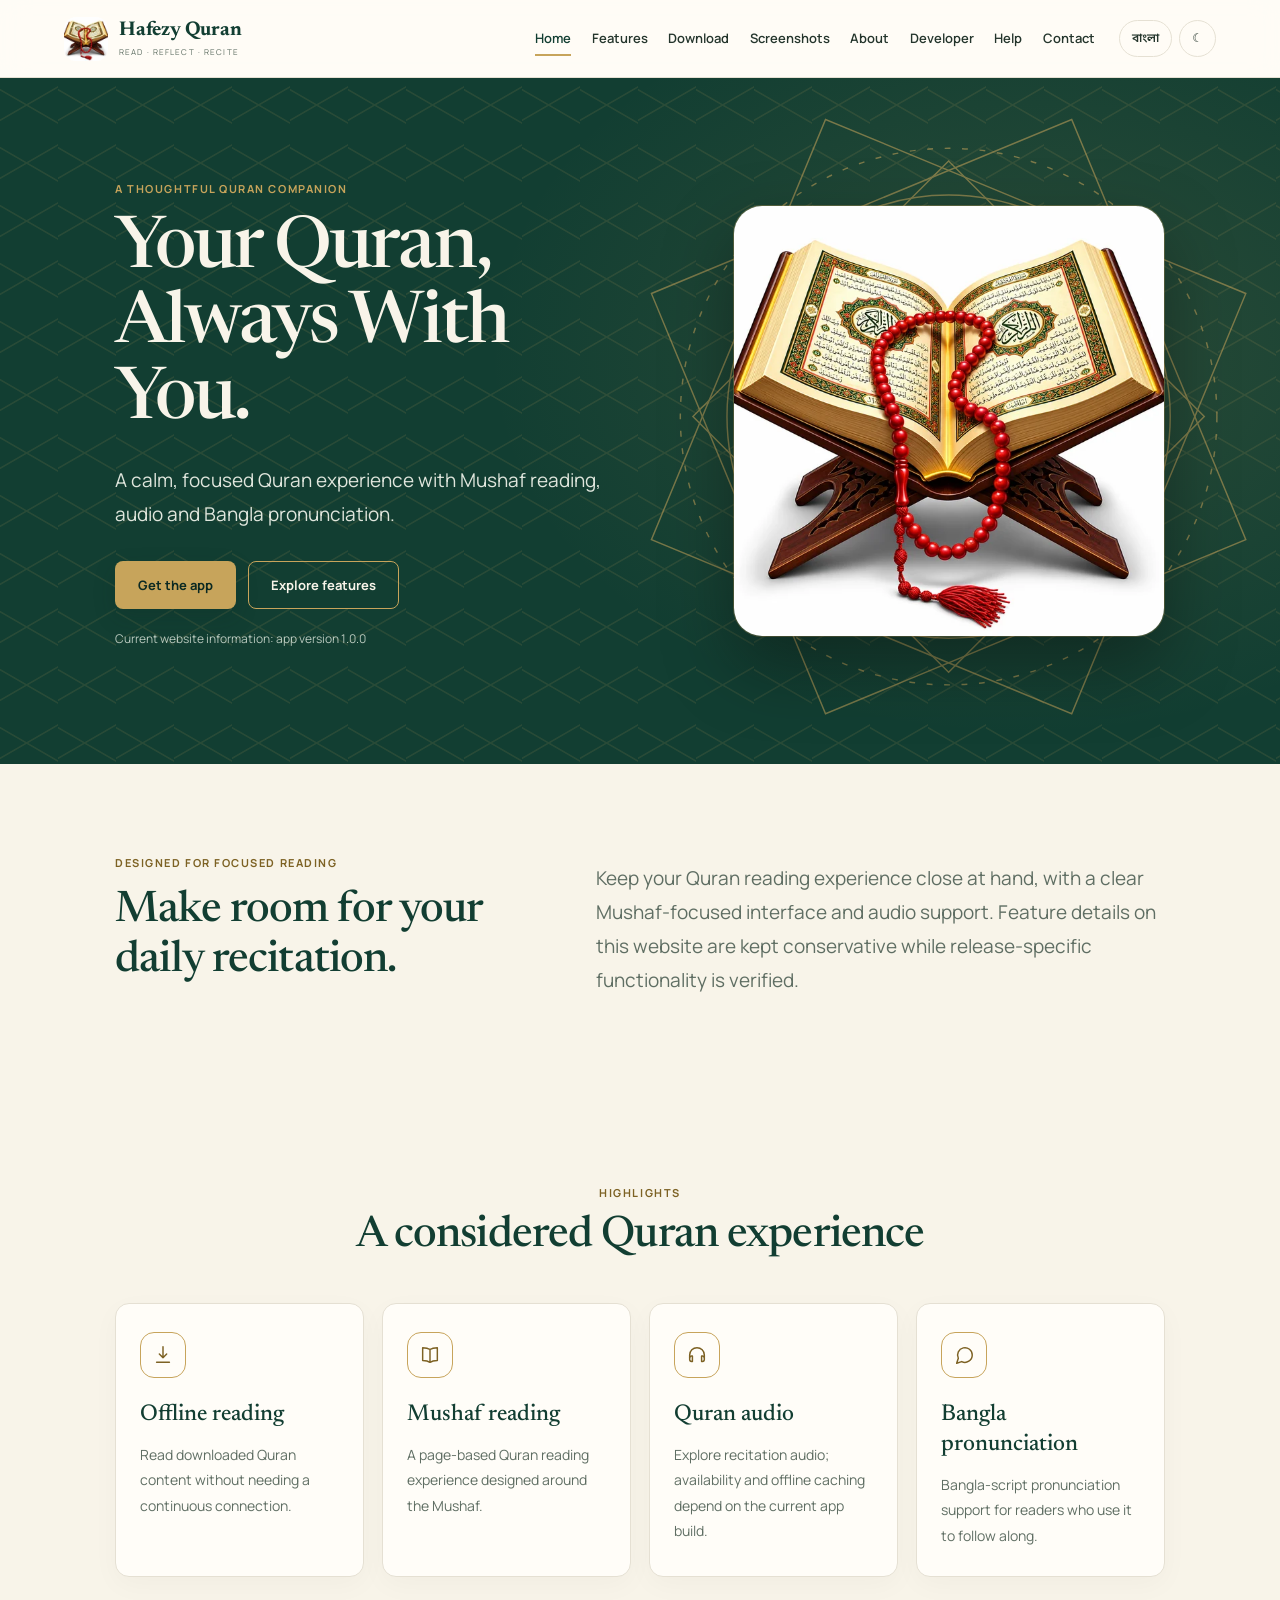
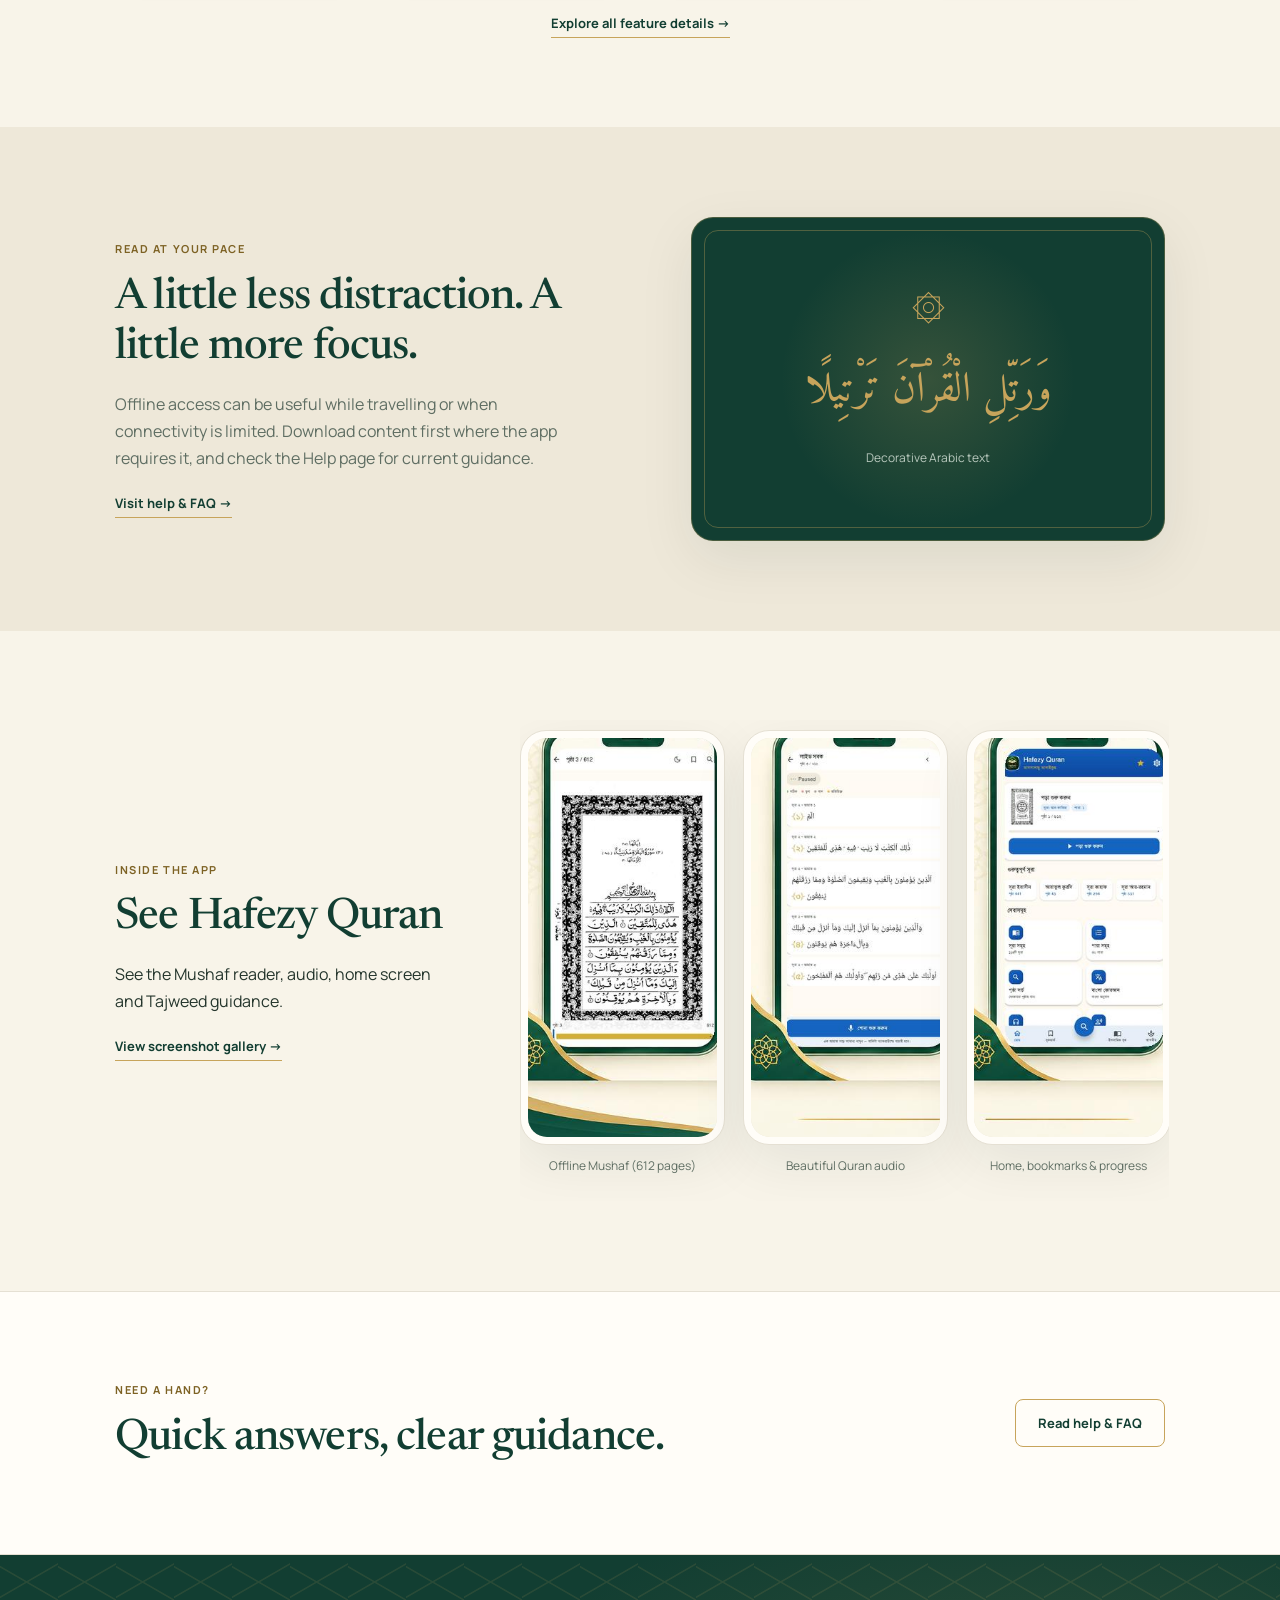
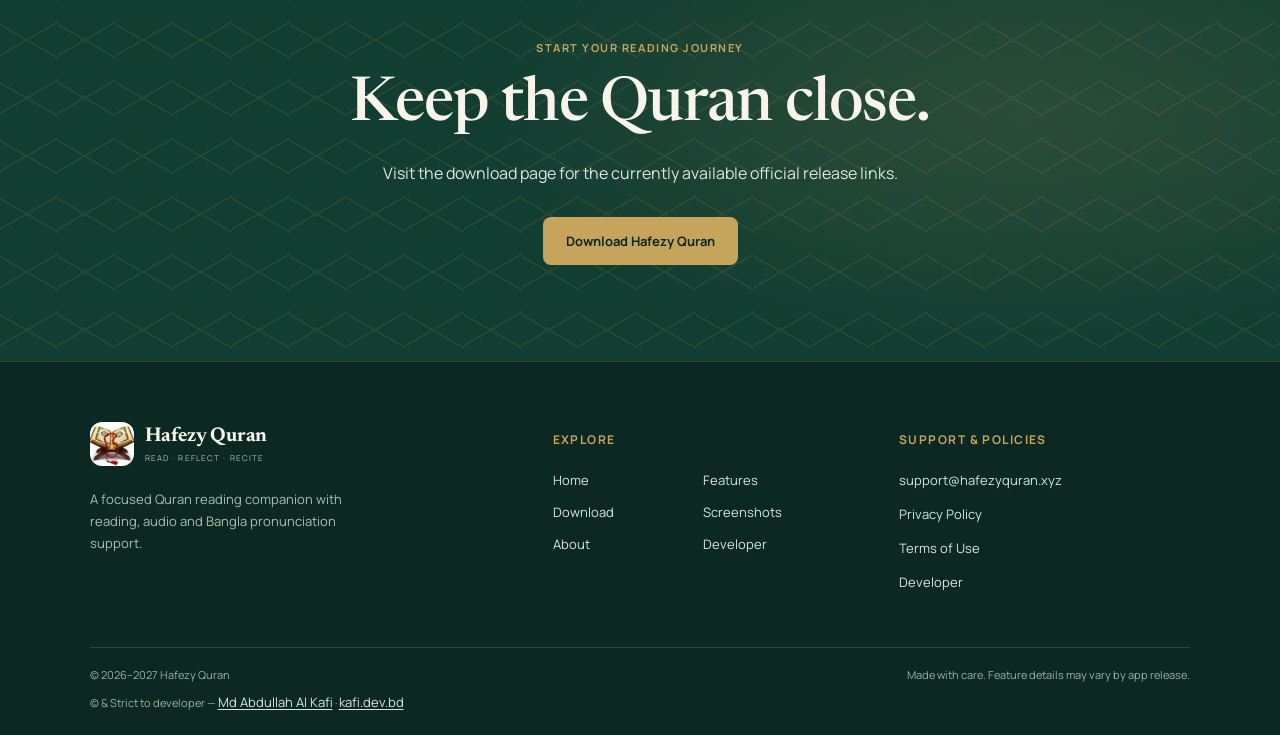
<file: index.html>
<!doctype html>
<html lang="en" data-theme="light"><head>
<meta charset="utf-8"><meta name="viewport" content="width=device-width,initial-scale=1">
<title>Hafezy Quran — Your Quran, Always With You</title>
<meta name="description" content="Discover Hafezy Quran, a Quran reading companion designed for an accessible Mushaf experience, audio and Bangla pronunciation.">
<meta property="og:image" content="https://hafezyquran.xyz/assets/screenshots/promo.png"><meta name="twitter:card" content="summary_large_image"><link rel="canonical" href="https://hafezyquran.xyz/"><meta property="og:title" content="Hafezy Quran"><meta property="og:description" content="Your Quran, Always With You."><meta property="og:type" content="website"><meta property="og:url" content="https://hafezyquran.xyz/">
<link rel="icon" href="assets/icons/favicon.svg" type="image/svg+xml"><link rel="preconnect" href="https://fonts.googleapis.com"><link rel="preconnect" href="https://fonts.gstatic.com" crossorigin><link rel="stylesheet" href="https://fonts.googleapis.com/css2?family=Amiri:wght@400;700&family=Manrope:wght@400;500;600;700;800&family=Newsreader:opsz,wght@6..72,400;500;600&family=Noto+Sans+Bengali:wght@400;500;600;700&family=Noto+Serif+Bengali:wght@400;500;600&display=swap"><meta name="theme-color" content="#123e32"><link rel="stylesheet" href="css/style.css"><link rel="stylesheet" href="css/responsive.css"><script src="js/theme.js"></script></head>
<body><div id="site-header"></div><main>
<section class="hero pattern"><div class="hero-copy"><p class="eyebrow" data-i18n="eyebrow">A thoughtful Quran companion</p><h1 data-i18n="heroTitle">Your Quran, Always With You.</h1><p class="lead" data-i18n="heroLead">A calm, focused Quran experience with Mushaf reading, audio and Bangla pronunciation.</p><div class="actions"><a class="button primary" href="download.html" data-i18n="getApp">Get the app</a><a class="button secondary" href="features.html" data-i18n="exploreFeatures">Explore features</a></div><p class="small muted" data-i18n="versionNote">Current website information: app version 1.0.0</p></div><div class="hero-art"><div class="hero-rosette" aria-hidden="true"><svg viewBox="-100 -100 200 200" fill="none" stroke="currentColor" stroke-width=".5" vector-effect="non-scaling-stroke"><g class="r1"><rect x="-62" y="-62" width="124" height="124"/><rect x="-62" y="-62" width="124" height="124" transform="rotate(45)"/></g><g class="r2"><circle r="92" stroke-dasharray="2 4"/><rect x="-78" y="-78" width="156" height="156" transform="rotate(22.5)"/><rect x="-78" y="-78" width="156" height="156" transform="rotate(67.5)"/></g><g class="r3"><circle r="76"/><rect x="-40" y="-40" width="80" height="80"/><rect x="-40" y="-40" width="80" height="80" transform="rotate(45)"/></g></svg></div><img fetchpriority="high" class="hero-app-logo" src="assets/logo/hafezy-quran-logo-640.webp" alt="Hafezy Quran app logo" width="520" height="520"></div></section>
<section class="section intro-grid"><div><p class="eyebrow" data-i18n="designedFor">Designed for focused reading</p><h2 data-i18n="readingTitle">Make room for your daily recitation.</h2></div><p class="lead" data-i18n="readingText">Keep your Quran reading experience close at hand, with a clear Mushaf-focused interface and audio support. Feature details on this website are kept conservative while release-specific functionality is verified.</p></section>
<section class="section"><div class="section-heading"><p class="eyebrow" data-i18n="highlights">Highlights</p><h2 data-i18n="featuresTitle">A considered Quran experience</h2></div><div class="feature-grid">
<article class="feature-card"><span class="feature-mark"><svg viewBox="0 0 24 24" aria-hidden="true"><path d="M12 3v12m0 0l-4-4m4 4l4-4M5 20h14"/></svg></span><h3 data-i18n="fOffline">Offline reading</h3><p data-i18n="fOfflineText">Read downloaded Quran content without needing a continuous connection.</p></article>
<article class="feature-card"><span class="feature-mark"><svg viewBox="0 0 24 24" aria-hidden="true"><path d="M12 6c-2-1.5-5-2-8-2v14c3 0 6 .5 8 2 2-1.5 5-2 8-2V4c-3 0-6 .5-8 2zM12 6v14"/></svg></span><h3 data-i18n="fMushaf">Mushaf reading</h3><p data-i18n="fMushafText">A page-based Quran reading experience designed around the Mushaf.</p></article>
<article class="feature-card"><span class="feature-mark"><svg viewBox="0 0 24 24" aria-hidden="true"><path d="M4 15v-3a8 8 0 0116 0v3"/><path d="M4 15a2 2 0 012-2h1v6H6a2 2 0 01-2-2v-2zM20 15a2 2 0 00-2-2h-1v6h1a2 2 0 002-2v-2z"/></svg></span><h3 data-i18n="fAudio">Quran audio</h3><p data-i18n="fAudioText">Explore recitation audio; availability and offline caching depend on the current app build.</p></article>
<article class="feature-card"><span class="feature-mark"><svg viewBox="0 0 24 24" aria-hidden="true"><path d="M21 12a8 8 0 01-11.5 7.2L4 21l1.8-5.5A8 8 0 1121 12z"/></svg></span><h3 data-i18n="fPronunciation">Bangla pronunciation</h3><p data-i18n="fPronunciationText">Bangla-script pronunciation support for readers who use it to follow along.</p></article></div><p class="section-link"><a href="features.html" data-i18n="allFeatures">Explore all feature details →</a></p></section>
<section class="section split-panel"><div class="panel-copy"><p class="eyebrow" data-i18n="offlineFirst">Read at your pace</p><h2 data-i18n="offlineTitle">A little less distraction. A little more focus.</h2><p data-i18n="offlineText">Offline access can be useful while travelling or when connectivity is limited. Download content first where the app requires it, and check the Help page for current guidance.</p><a class="text-link" href="help.html" data-i18n="visitHelp">Visit help & FAQ →</a></div><div class="quote-card"><span class="quote-ornament">۞</span><p lang="ar" dir="rtl" class="arabic">وَرَتِّلِ الْقُرْآنَ تَرْتِيلًا</p><p class="muted small" data-i18n="decorativeOnly">Decorative Arabic text</p></div></section>
<section class="section gallery-preview"><div><p class="eyebrow" data-i18n="inApp">Inside the app</p><h2 data-i18n="screensTitle">See Hafezy Quran</h2><p data-i18n="screensText">See the Mushaf reader, audio, home screen and Tajweed guidance.</p><a class="text-link" href="screenshots.html" data-i18n="viewGallery">View screenshot gallery →</a></div><div class="screenshot-empty"><span class="empty-icon">▧</span><strong data-i18n="screensPending">App screenshots</strong><span class="small muted" data-i18n="screensPendingText">Real screenshots from the Hafezy Quran app.</span></div></section>
<section class="section faq-teaser"><div><p class="eyebrow" data-i18n="needHelp">Need a hand?</p><h2 data-i18n="faqTitle">Quick answers, clear guidance.</h2></div><a class="button secondary" href="help.html" data-i18n="readFaq">Read help & FAQ</a></section>
<section class="final-cta pattern"><p class="eyebrow" data-i18n="startToday">Start your reading journey</p><h2 data-i18n="ctaTitle">Keep the Quran close.</h2><p data-i18n="ctaText">Visit the download page for the currently available official release links.</p><a class="button gold" href="download.html" data-i18n="downloadApp">Download Hafezy Quran</a></section>
</main><div id="site-footer"></div><script src="js/config.js"></script><script src="js/translations.js"></script><script src="js/main.js"></script></body></html>
</file>
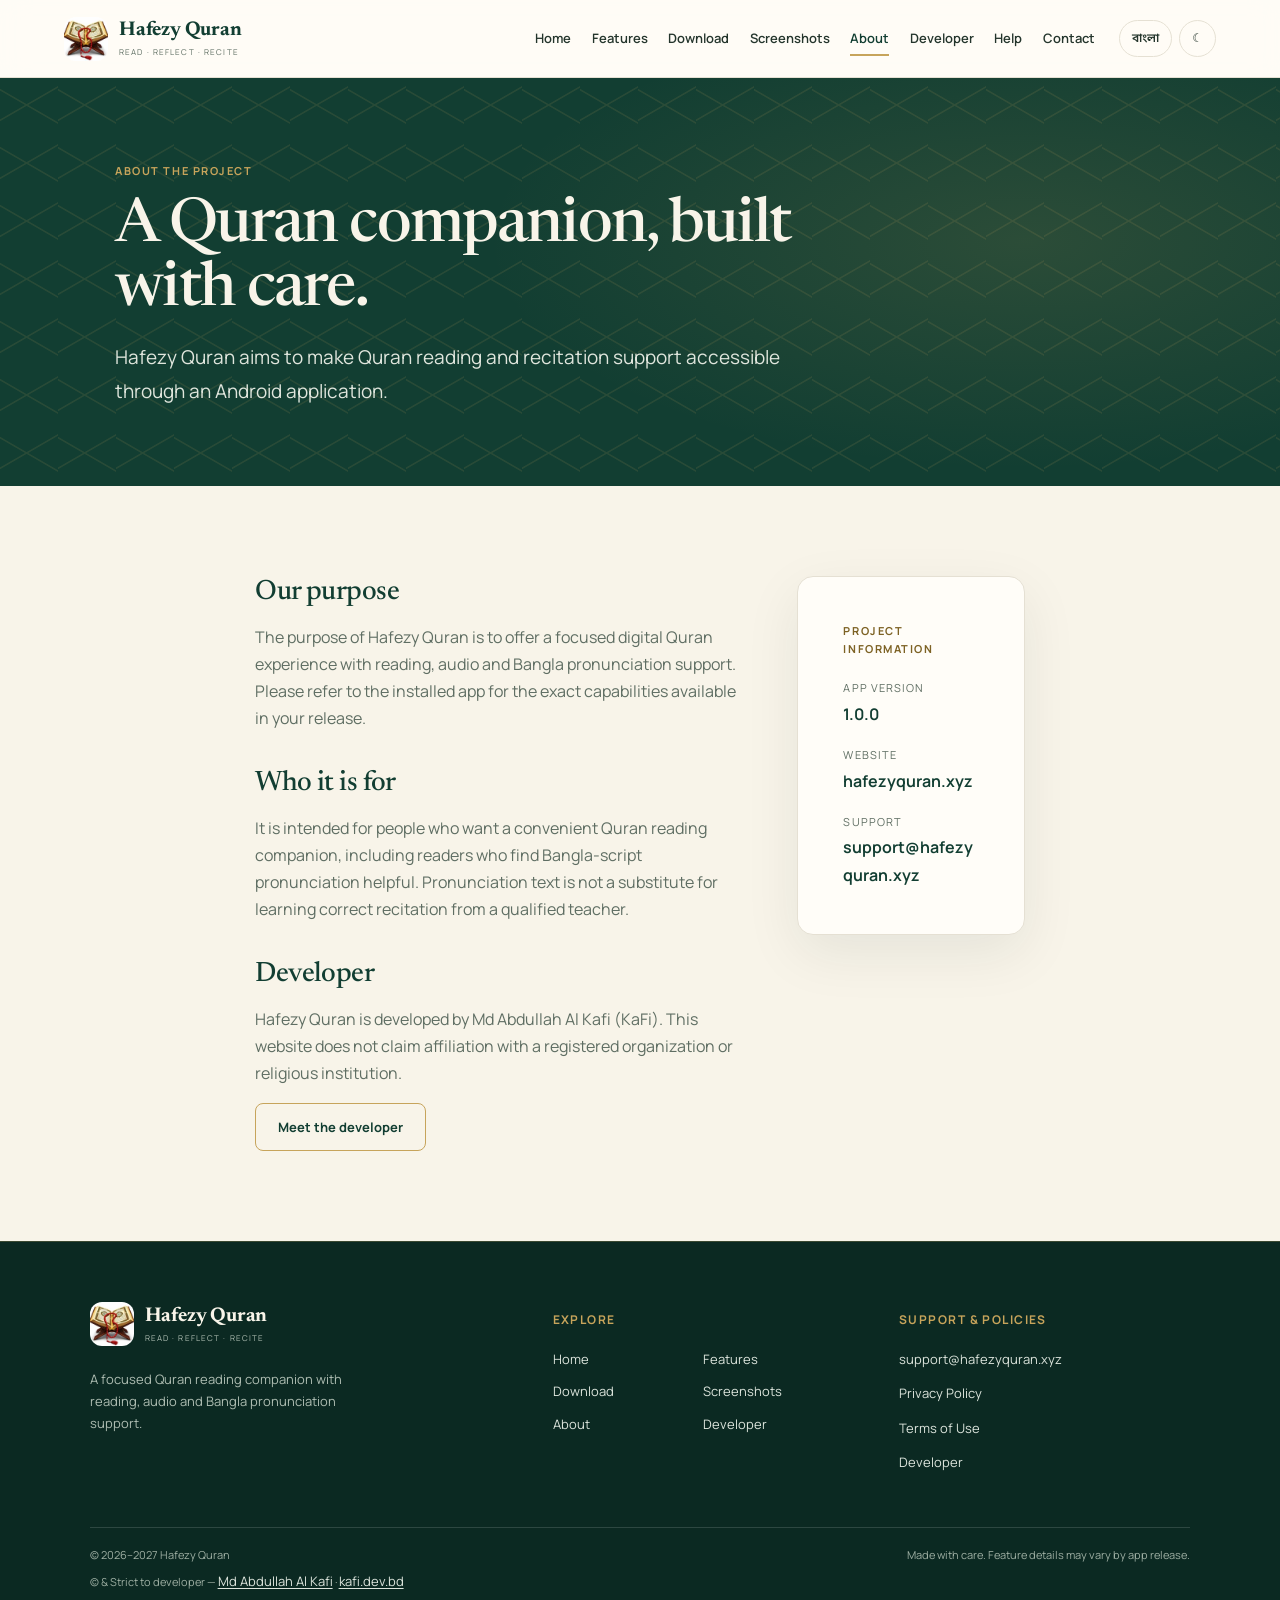
<file: about.html>
<!doctype html><html lang="en" data-theme="light"><head><meta charset="utf-8"><meta name="viewport" content="width=device-width,initial-scale=1"><title>About — Hafezy Quran</title><meta name="description" content="Learn about the purpose, project details and support options for Hafezy Quran."><meta property="og:image" content="https://hafezyquran.xyz/assets/screenshots/promo.png"><meta name="twitter:card" content="summary_large_image"><link rel="canonical" href="https://hafezyquran.xyz/about.html"><link rel="icon" href="assets/icons/favicon.svg"><link rel="preconnect" href="https://fonts.googleapis.com"><link rel="preconnect" href="https://fonts.gstatic.com" crossorigin><link rel="stylesheet" href="https://fonts.googleapis.com/css2?family=Amiri:wght@400;700&family=Manrope:wght@400;500;600;700;800&family=Newsreader:opsz,wght@6..72,400;500;600&family=Noto+Sans+Bengali:wght@400;500;600;700&family=Noto+Serif+Bengali:wght@400;500;600&display=swap"><meta name="theme-color" content="#123e32"><link rel="stylesheet" href="css/style.css"><link rel="stylesheet" href="css/responsive.css"><script src="js/theme.js"></script></head><body><div id="site-header"></div><main><section class="page-hero pattern"><p class="eyebrow" data-i18n="aboutEyebrow">About the project</p><h1 data-i18n="aboutTitle">A Quran companion, built with care.</h1><p class="lead" data-i18n="aboutLead">Hafezy Quran aims to make Quran reading and recitation support accessible through an Android application.</p></section><section class="section prose-layout"><article><h2 data-i18n="purposeTitle">Our purpose</h2><p data-i18n="purposeText">The purpose of Hafezy Quran is to offer a focused digital Quran experience with reading, audio and Bangla pronunciation support. Please refer to the installed app for the exact capabilities available in your release.</p><h2 data-i18n="audienceTitle">Who it is for</h2><p data-i18n="audienceText">It is intended for people who want a convenient Quran reading companion, including readers who find Bangla-script pronunciation helpful. Pronunciation text is not a substitute for learning correct recitation from a qualified teacher.</p><h2 data-i18n="developerTitle">Developer</h2><p data-i18n="developerText">Hafezy Quran is developed by Md Abdullah Al Kafi (KaFi). This website does not claim affiliation with a registered organization or religious institution.</p><a class="button secondary" href="developer.html" data-i18n="viewDeveloper">Meet the developer</a></article><aside class="fact-card"><p class="eyebrow" data-i18n="projectInfo">Project information</p><dl><dt data-i18n="appVersionLabel">App version</dt><dd>1.0.0</dd><dt data-i18n="domainLabel">Website</dt><dd>hafezyquran.xyz</dd><dt data-i18n="supportLabel">Support</dt><dd><a href="mailto:support@hafezyquran.xyz">support@hafezyquran.xyz</a></dd></dl></aside></section></main><div id="site-footer"></div><script src="js/config.js"></script><script src="js/translations.js"></script><script src="js/main.js"></script></body></html>
</file>
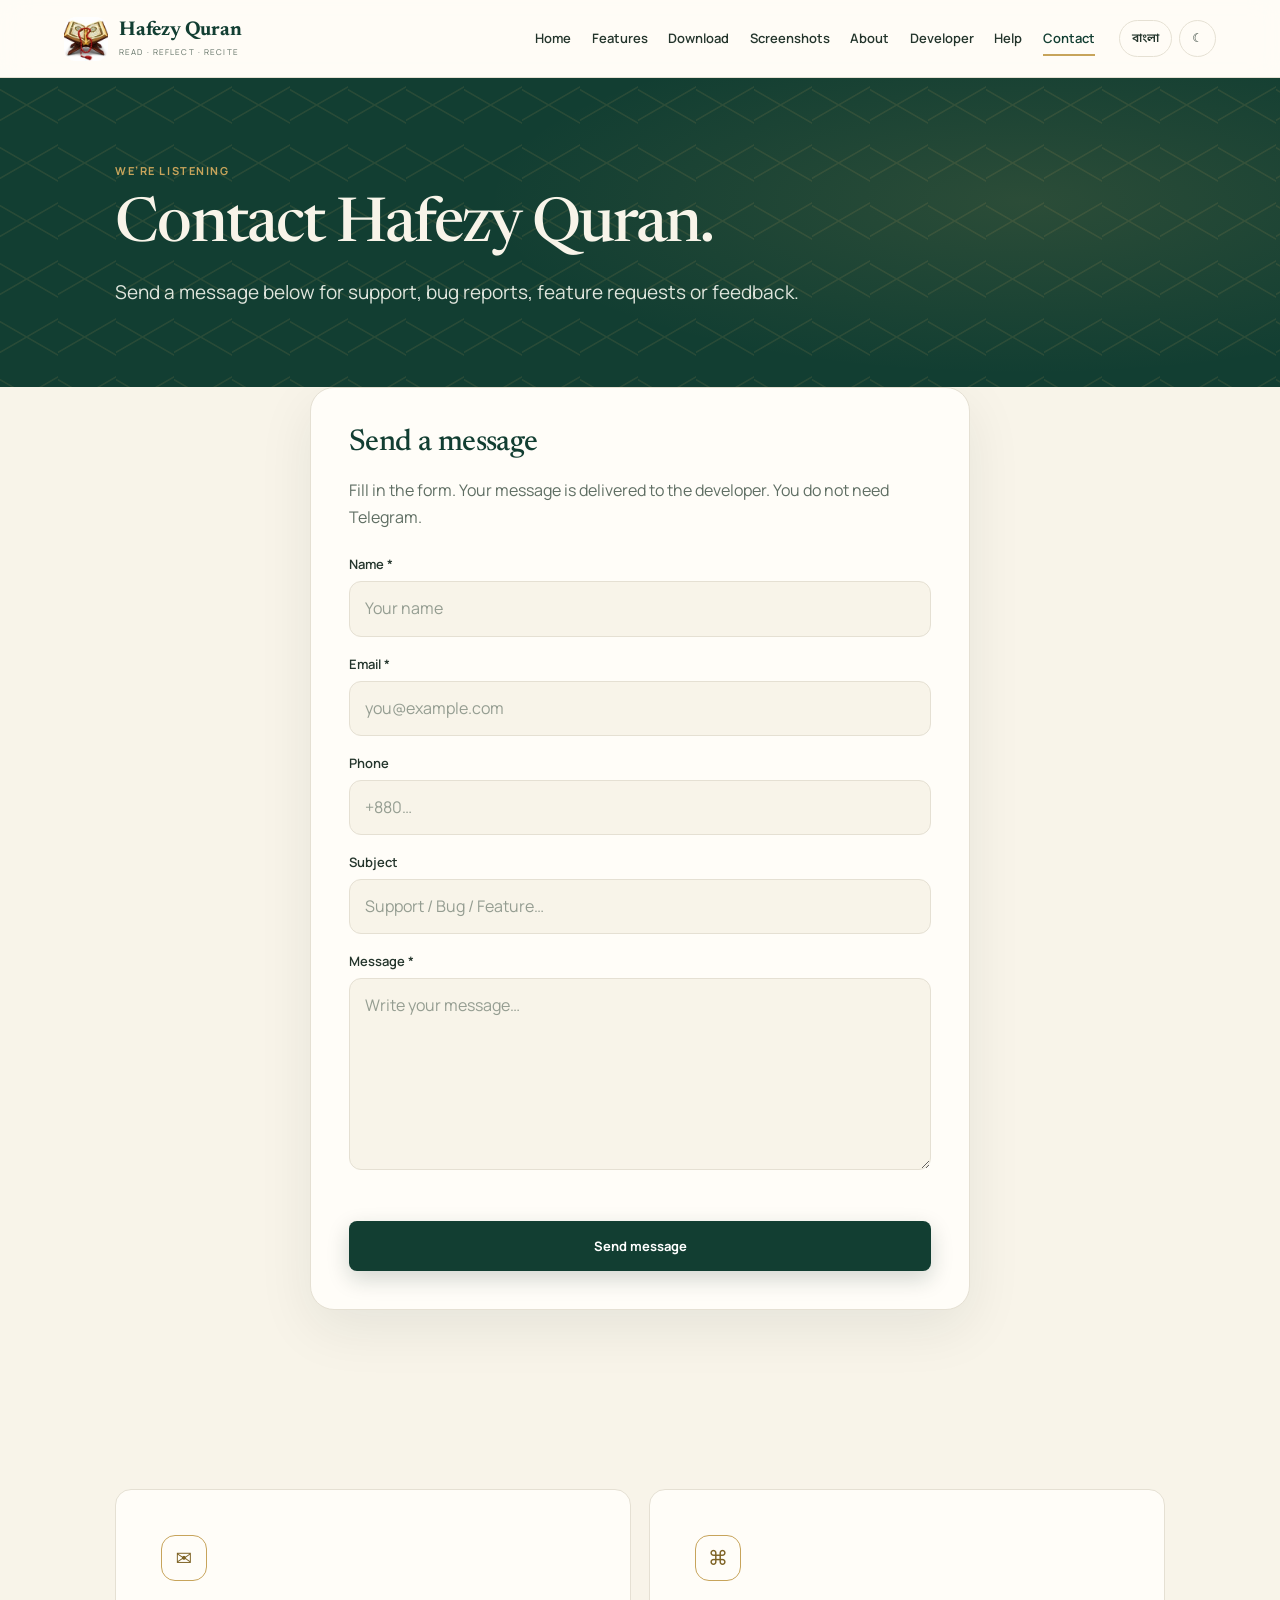
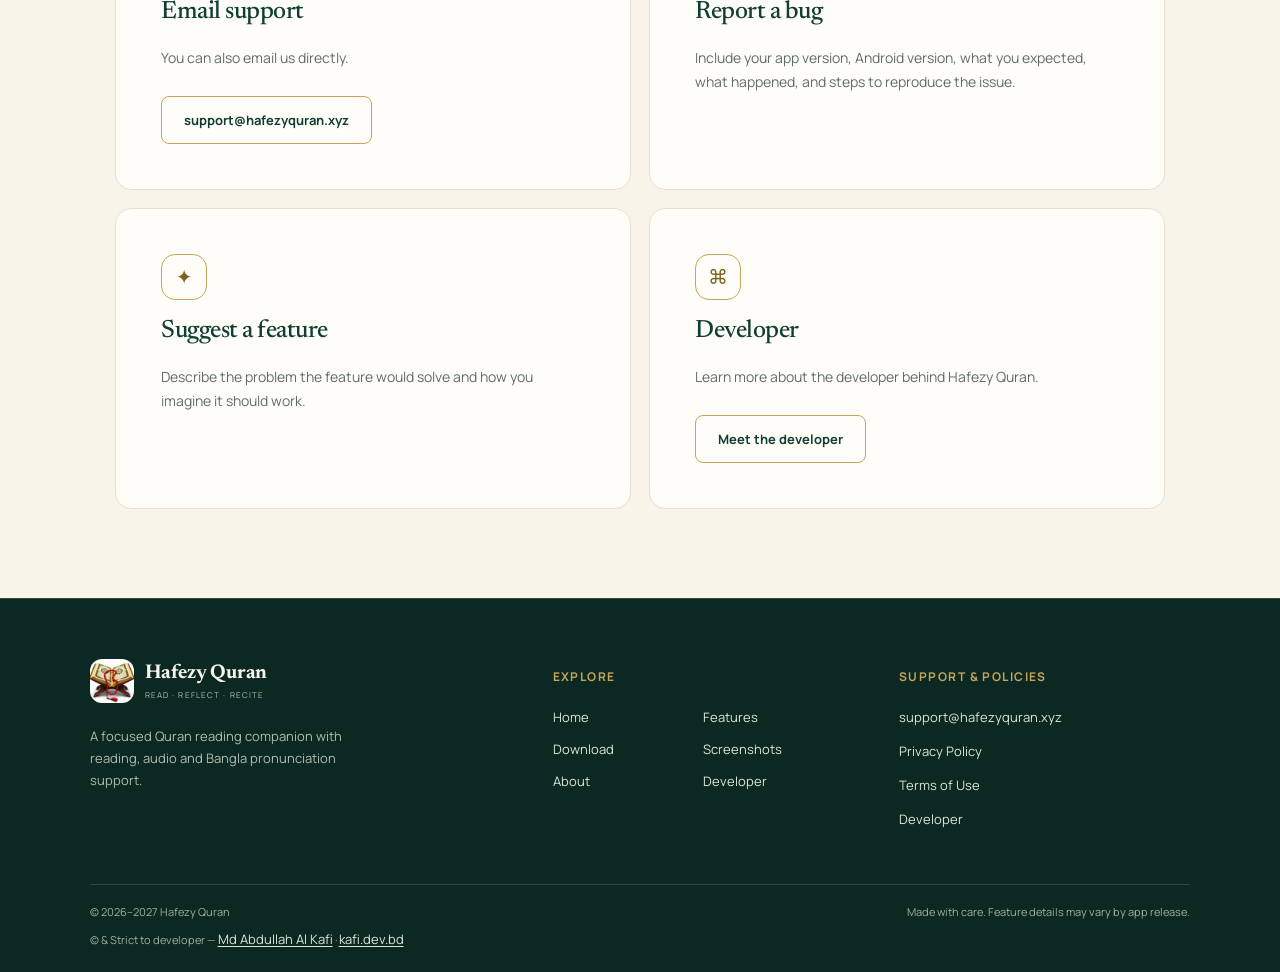
<file: contact.html>
<!doctype html>
<html lang="en" data-theme="light">
<head>
<meta charset="utf-8">
<meta name="viewport" content="width=device-width,initial-scale=1">
<title>Contact — Hafezy Quran</title>
<meta name="description" content="Contact Hafezy Quran support for bug reports, feature requests and feedback.">
<meta property="og:image" content="https://hafezyquran.xyz/assets/screenshots/promo.png"><meta name="twitter:card" content="summary_large_image"><link rel="canonical" href="https://hafezyquran.xyz/contact.html">
<link rel="icon" href="assets/icons/favicon.svg" type="image/svg+xml">
<link rel="preconnect" href="https://fonts.googleapis.com"><link rel="preconnect" href="https://fonts.gstatic.com" crossorigin><link rel="stylesheet" href="https://fonts.googleapis.com/css2?family=Amiri:wght@400;700&family=Manrope:wght@400;500;600;700;800&family=Newsreader:opsz,wght@6..72,400;500;600&family=Noto+Sans+Bengali:wght@400;500;600;700&family=Noto+Serif+Bengali:wght@400;500;600&display=swap"><meta name="theme-color" content="#123e32"><link rel="stylesheet" href="css/style.css">
<link rel="stylesheet" href="css/responsive.css">
<script src="js/theme.js"></script>
</head>
<body>
<div id="site-header"></div>
<main>
  <section class="page-hero pattern">
    <p class="eyebrow" data-i18n="contactEyebrow">We’re listening</p>
    <h1 data-i18n="contactTitle">Contact Hafezy Quran.</h1>
    <p class="lead" data-i18n="contactLead">Send a message below for support, bug reports, feature requests or feedback.</p>
  </section>

  <section class="section contact-form-section">
    <div class="contact-form-card">
      <h2 data-i18n="formTitle">Send a message</h2>
      <p class="muted" data-i18n="formLead">Fill in the form. Your message is delivered to the developer. You do not need Telegram.</p>

      <form id="contact-form" class="contact-form" novalidate>
        <div class="form-row">
          <label for="cf-name"><span data-i18n="labelName">Name</span> *</label>
          <input id="cf-name" name="name" type="text" required autocomplete="name" maxlength="120" placeholder="Your name">
        </div>
        <div class="form-row">
          <label for="cf-email"><span data-i18n="labelEmail">Email</span> *</label>
          <input id="cf-email" name="email" type="email" required autocomplete="email" maxlength="120" placeholder="you@example.com">
        </div>
        <div class="form-row">
          <label for="cf-phone"><span data-i18n="labelPhone">Phone</span></label>
          <input id="cf-phone" name="phone" type="tel" autocomplete="tel" maxlength="40" placeholder="+880…">
        </div>
        <div class="form-row">
          <label for="cf-subject"><span data-i18n="labelSubject">Subject</span></label>
          <input id="cf-subject" name="subject" type="text" maxlength="160" placeholder="Support / Bug / Feature…">
        </div>
        <div class="form-row">
          <label for="cf-message"><span data-i18n="labelMessage">Message</span> *</label>
          <textarea id="cf-message" name="message" required rows="6" maxlength="4000" placeholder="Write your message…"></textarea>
        </div>
        <p id="form-status" class="form-status" role="status" aria-live="polite"></p>
        <button type="submit" class="button primary" id="form-submit" data-i18n="formSubmit">Send message</button>
      </form>
    </div>
  </section>

  <section class="section contact-grid">
    <article class="contact-card">
      <span class="contact-icon">✉</span>
      <h2 data-i18n="emailSupport">Email support</h2>
      <p data-i18n="emailSupportText">You can also email us directly.</p>
      <a class="button secondary" href="mailto:support@hafezyquran.xyz">support@hafezyquran.xyz</a>
    </article>
    <article class="contact-card">
      <span class="contact-icon">⌘</span>
      <h2 data-i18n="reportBug">Report a bug</h2>
      <p data-i18n="bugText">Include your app version, Android version, what you expected, what happened, and steps to reproduce the issue.</p>
    </article>
    <article class="contact-card">
      <span class="contact-icon">✦</span>
      <h2 data-i18n="featureRequest">Suggest a feature</h2>
      <p data-i18n="featureRequestText">Describe the problem the feature would solve and how you imagine it should work.</p>
    </article>
    <article class="contact-card">
      <span class="contact-icon">⌘</span>
      <h2 data-i18n="navDeveloper">Developer</h2>
      <p data-i18n="devContactText">Learn more about the developer behind Hafezy Quran.</p>
      <a class="button secondary" href="developer.html" data-i18n="viewDeveloper">Meet the developer</a>
    </article>
  </section>
</main>
<div id="site-footer"></div>
<script src="js/config.js"></script>
<script src="js/translations.js"></script>
<script src="js/main.js"></script>
<script src="js/contact.js"></script>
</body>
</html>
</file>
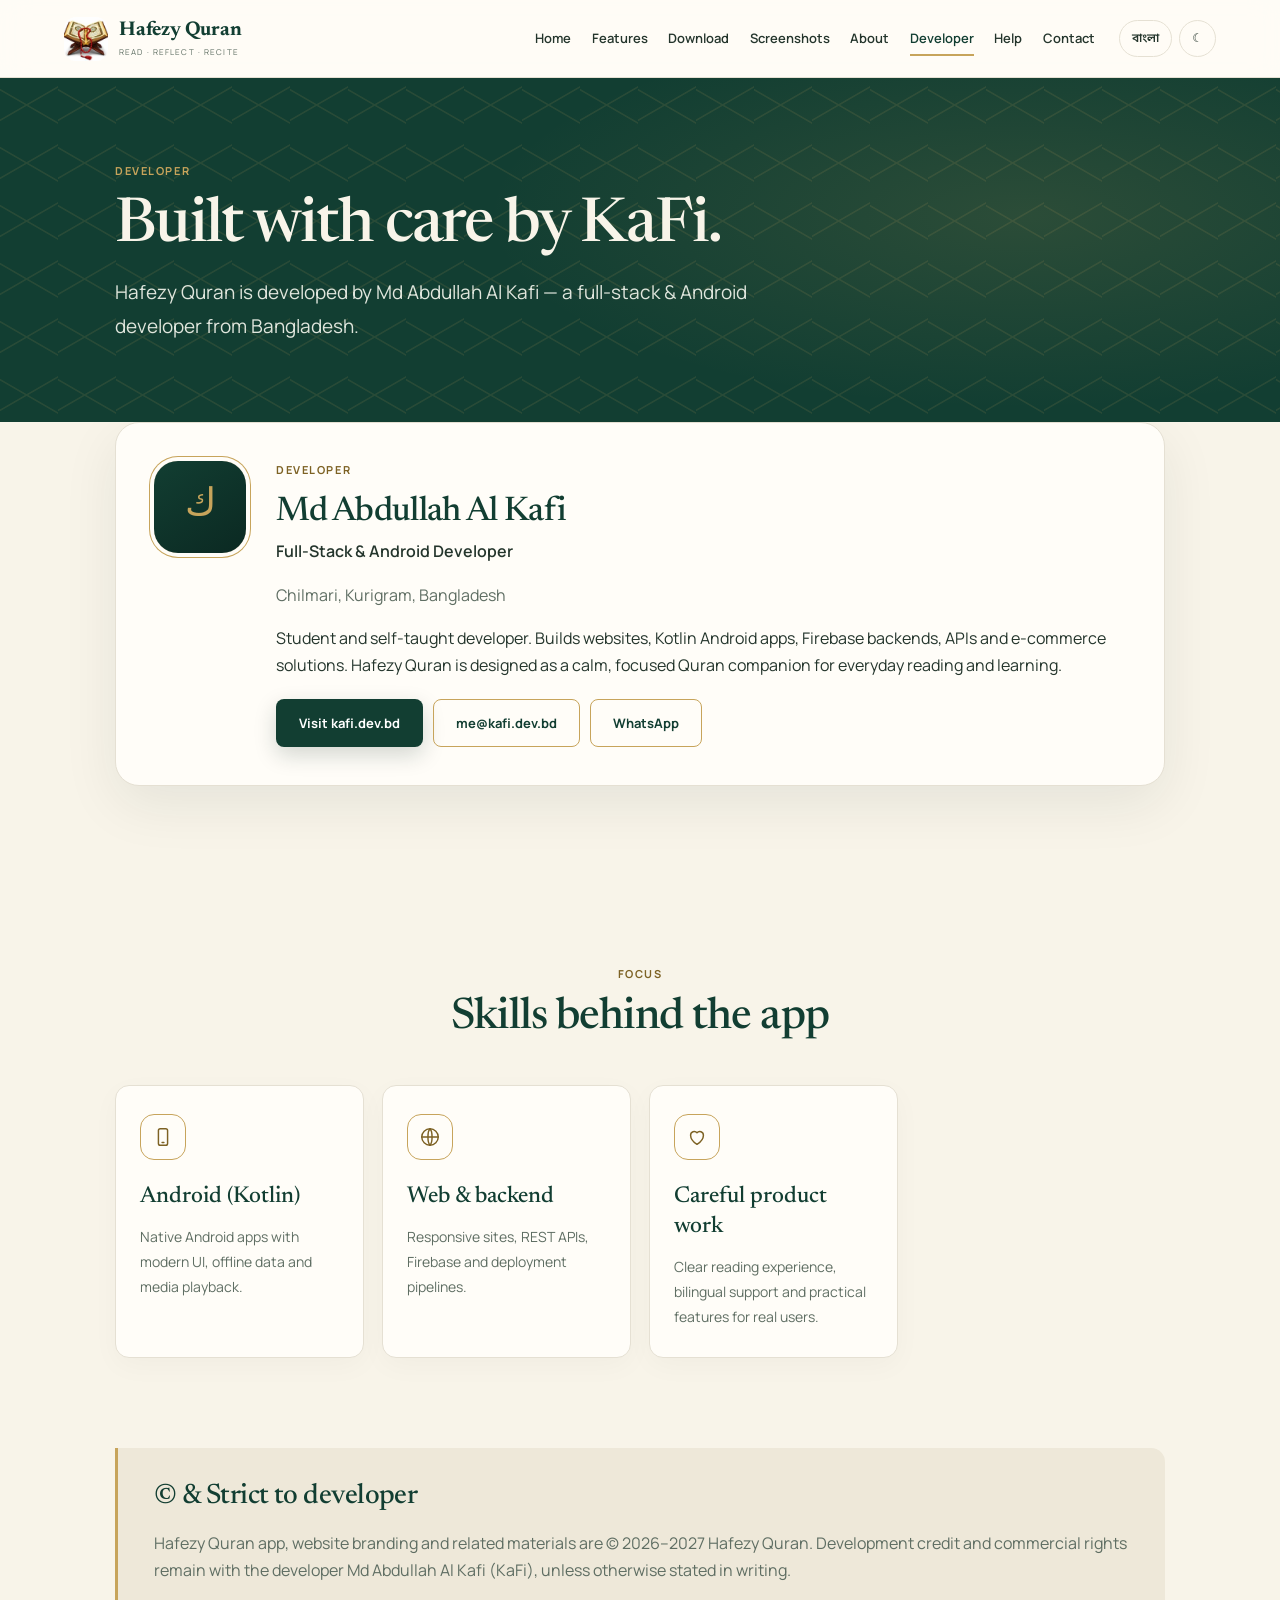
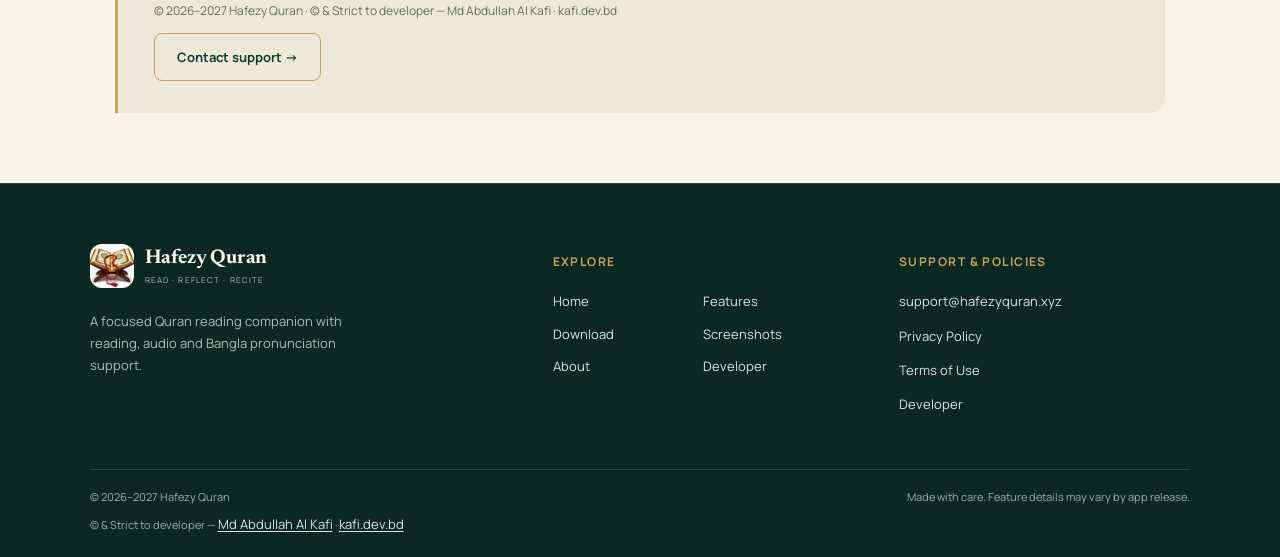
<file: developer.html>
<!doctype html>
<html lang="en" data-theme="light">
<head>
<meta charset="utf-8">
<meta name="viewport" content="width=device-width,initial-scale=1">
<title>Developer — Hafezy Quran</title>
<meta name="description" content="Meet the developer of Hafezy Quran — Md Abdullah Al Kafi (KaFi), Full-Stack & Android Developer from Bangladesh.">
<meta property="og:image" content="https://hafezyquran.xyz/assets/screenshots/promo.png"><meta name="twitter:card" content="summary_large_image"><link rel="canonical" href="https://hafezyquran.xyz/developer.html">
<link rel="icon" href="assets/icons/favicon.svg" type="image/svg+xml">
<link rel="preconnect" href="https://fonts.googleapis.com"><link rel="preconnect" href="https://fonts.gstatic.com" crossorigin><link rel="stylesheet" href="https://fonts.googleapis.com/css2?family=Amiri:wght@400;700&family=Manrope:wght@400;500;600;700;800&family=Newsreader:opsz,wght@6..72,400;500;600&family=Noto+Sans+Bengali:wght@400;500;600;700&family=Noto+Serif+Bengali:wght@400;500;600&display=swap"><meta name="theme-color" content="#123e32"><link rel="stylesheet" href="css/style.css">
<link rel="stylesheet" href="css/responsive.css">
<script src="js/theme.js"></script>
</head>
<body>
<div id="site-header"></div>
<main>
  <section class="page-hero pattern">
    <p class="eyebrow" data-i18n="devEyebrow">Developer</p>
    <h1 data-i18n="devTitle">Built with care by KaFi.</h1>
    <p class="lead" data-i18n="devLead">Hafezy Quran is developed by Md Abdullah Al Kafi — a full-stack & Android developer from Bangladesh.</p>
  </section>

  <section class="section dev-profile">
    <div class="dev-card">
      <div class="dev-avatar" aria-hidden="true">ك</div>
      <div class="dev-info">
        <p class="eyebrow" data-i18n="devNameLabel">Developer</p>
        <h2>Md Abdullah Al Kafi</h2>
        <p class="dev-role" data-i18n="devRole">Full-Stack & Android Developer</p>
        <p class="muted" data-i18n="devLocation">Chilmari, Kurigram, Bangladesh</p>
        <p data-i18n="devBio">Student and self-taught developer. Builds websites, Kotlin Android apps, Firebase backends, APIs and e-commerce solutions. Hafezy Quran is designed as a calm, focused Quran companion for everyday reading and learning.</p>
        <div class="dev-actions">
          <a class="button primary" href="https://kafi.dev.bd" target="_blank" rel="noopener noreferrer" data-i18n="devWebsite">Visit kafi.dev.bd</a>
          <a class="button secondary" href="mailto:me@kafi.dev.bd">me@kafi.dev.bd</a>
          <a class="button secondary" href="https://wa.me/8801945312372" target="_blank" rel="noopener noreferrer" data-i18n="devWhatsapp">WhatsApp</a>
        </div>
      </div>
    </div>
  </section>

  <section class="section">
    <div class="section-heading">
      <p class="eyebrow" data-i18n="devFocusEyebrow">Focus</p>
      <h2 data-i18n="devFocusTitle">Skills behind the app</h2>
    </div>
    <div class="feature-grid">
      <article class="feature-card dev-stat"><span class="feature-mark"><svg viewBox="0 0 24 24" aria-hidden="true"><rect x="7" y="3" width="10" height="18" rx="2"/><path d="M11 18h2"/></svg></span><h3 data-i18n="devSkillAndroid">Android (Kotlin)</h3><p data-i18n="devSkillAndroidText">Native Android apps with modern UI, offline data and media playback.</p></article>
      <article class="feature-card dev-stat"><span class="feature-mark"><svg viewBox="0 0 24 24" aria-hidden="true"><circle cx="12" cy="12" r="9"/><path d="M3 12h18M12 3c3 3 3 15 0 18M12 3c-3 3-3 15 0 18"/></svg></span><h3 data-i18n="devSkillWeb">Web & backend</h3><p data-i18n="devSkillWebText">Responsive sites, REST APIs, Firebase and deployment pipelines.</p></article>
      <article class="feature-card dev-stat"><span class="feature-mark"><svg viewBox="0 0 24 24" aria-hidden="true"><path d="M12 20s-7-4.5-7-10a4 4 0 017-2.6A4 4 0 0119 10c0 5.5-7 10-7 10z"/></svg></span><h3 data-i18n="devSkillCare">Careful product work</h3><p data-i18n="devSkillCareText">Clear reading experience, bilingual support and practical features for real users.</p></article>
    </div>
  </section>

  <section class="section note-panel">
    <h2 data-i18n="devRightsTitle">© & Strict to developer</h2>
    <p data-i18n="devRightsText">Hafezy Quran app, website branding and related materials are © 2026–2027 Hafezy Quran. Development credit and commercial rights remain with the developer Md Abdullah Al Kafi (KaFi), unless otherwise stated in writing.</p>
    <p class="small muted">© 2026–2027 Hafezy Quran · © & Strict to developer — Md Abdullah Al Kafi · <a href="https://kafi.dev.bd" target="_blank" rel="noopener noreferrer">kafi.dev.bd</a></p>
    <a class="button secondary" href="contact.html" data-i18n="contactSupport">Contact support</a>
  </section>
</main>
<div id="site-footer"></div>
<script src="js/config.js"></script>
<script src="js/translations.js"></script>
<script src="js/main.js"></script>
</body>
</html>
</file>
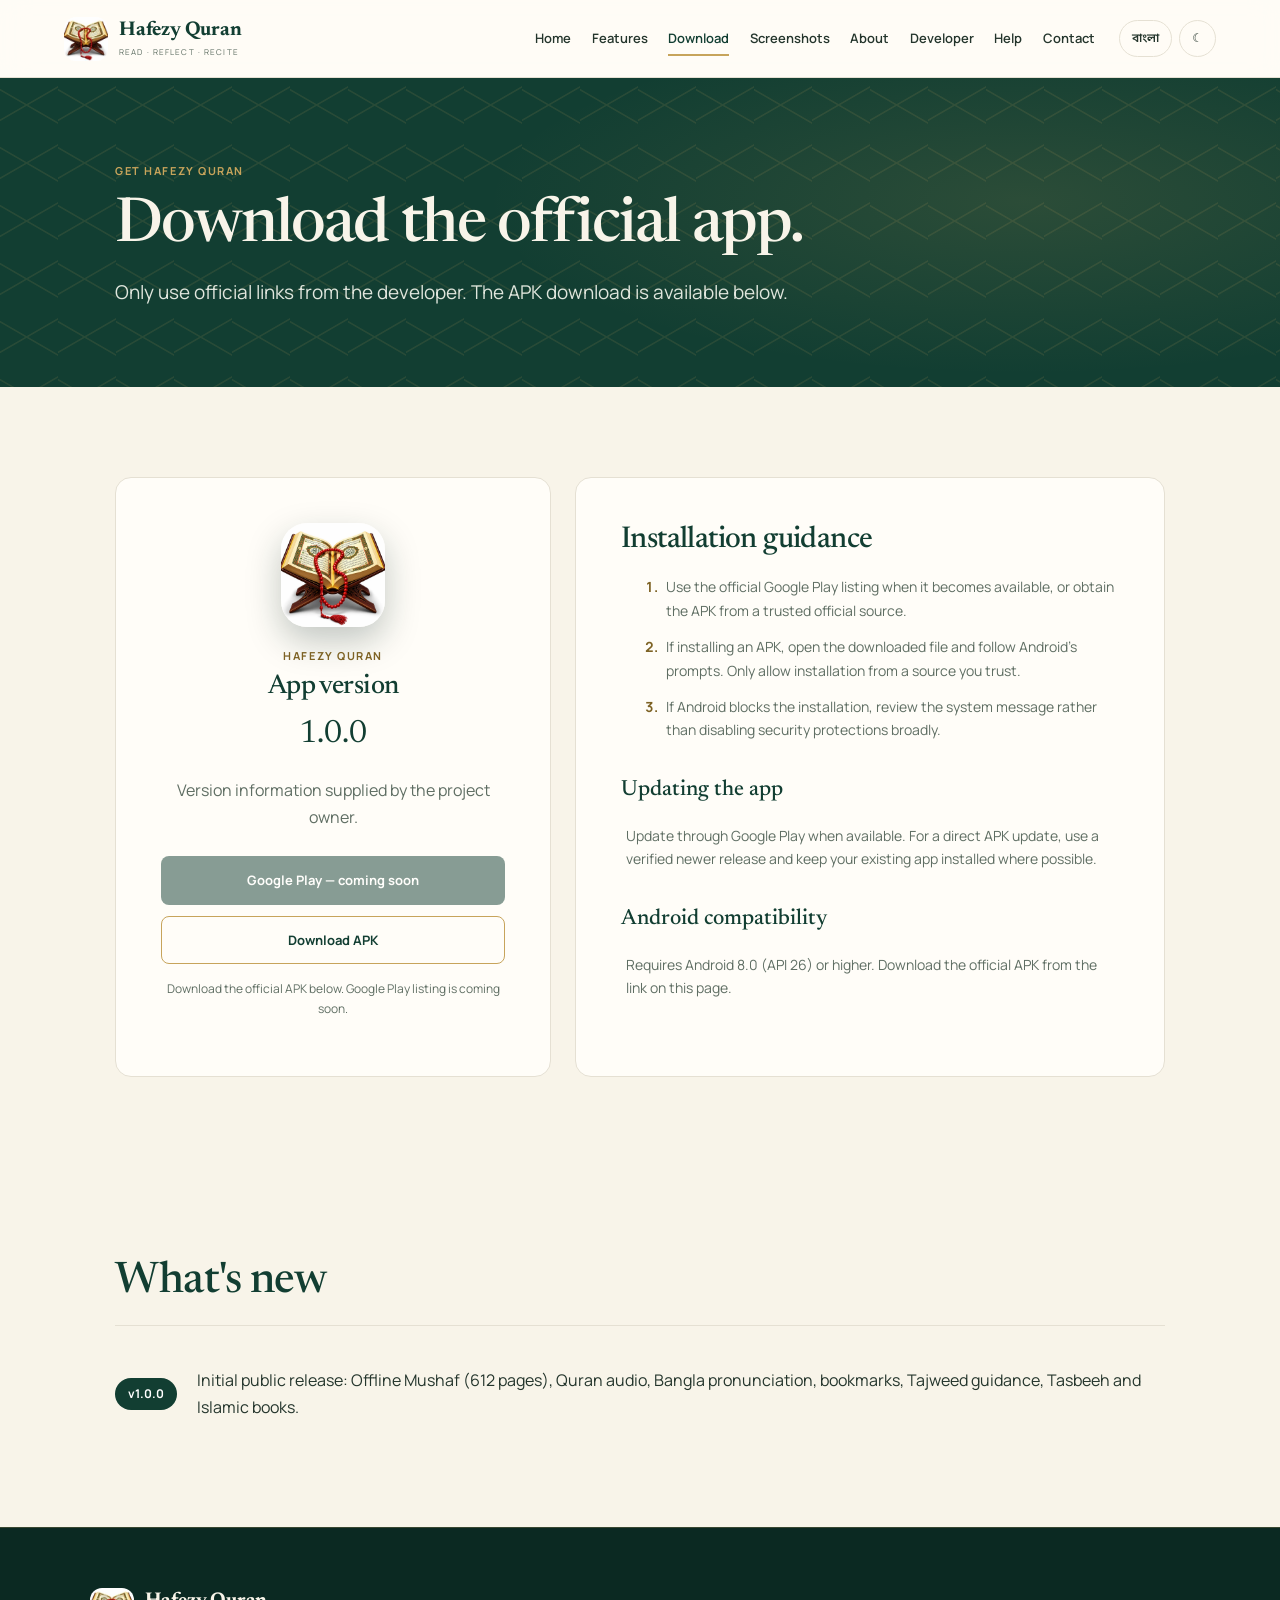
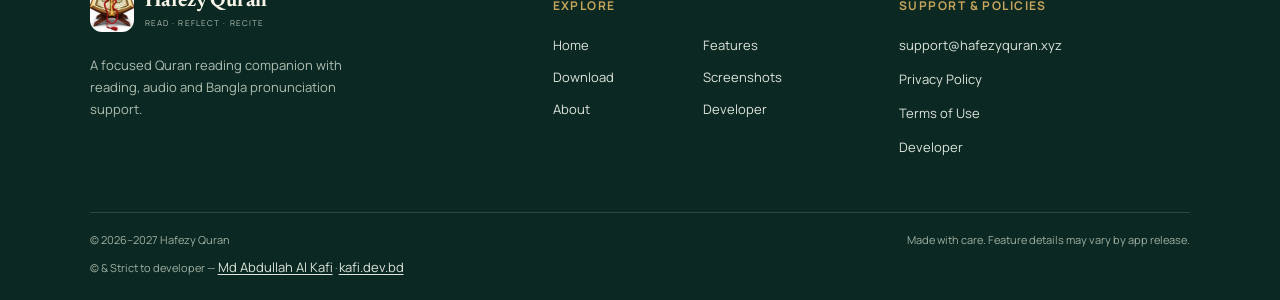
<file: download.html>
<!doctype html><html lang="en" data-theme="light"><head><meta charset="utf-8"><meta name="viewport" content="width=device-width,initial-scale=1"><title>Download — Hafezy Quran</title><meta name="description" content="Find official Hafezy Quran download links, version information and installation guidance."><meta property="og:image" content="https://hafezyquran.xyz/assets/screenshots/promo.png"><meta name="twitter:card" content="summary_large_image"><link rel="canonical" href="https://hafezyquran.xyz/download.html"><link rel="icon" href="assets/icons/favicon.svg"><link rel="preconnect" href="https://fonts.googleapis.com"><link rel="preconnect" href="https://fonts.gstatic.com" crossorigin><link rel="stylesheet" href="https://fonts.googleapis.com/css2?family=Amiri:wght@400;700&family=Manrope:wght@400;500;600;700;800&family=Newsreader:opsz,wght@6..72,400;500;600&family=Noto+Sans+Bengali:wght@400;500;600;700&family=Noto+Serif+Bengali:wght@400;500;600&display=swap"><meta name="theme-color" content="#123e32"><link rel="stylesheet" href="css/style.css"><link rel="stylesheet" href="css/responsive.css"><script src="js/theme.js"></script></head><body><div id="site-header"></div><main><section class="page-hero pattern"><p class="eyebrow" data-i18n="downloadEyebrow">Get Hafezy Quran</p><h1 data-i18n="downloadTitle">Download the official app.</h1><p class="lead" data-i18n="downloadLead">Only use links published by the developer. Only use official links from the developer. The APK download is available below.</p></section><section class="section download-layout"><div class="download-card"><div class="app-icon"><img src="assets/logo/hafezy-quran-logo-640.webp" alt="Hafezy Quran app logo" width="100" height="100"></div><p class="eyebrow">HAFEZY QURAN</p><h2 data-i18n="appVersion">App version</h2><p class="version-number" id="app-version">1.0.0</p><p class="muted" data-i18n="downloadVersionNote">Version information supplied by the project owner.</p><div class="download-actions"><a class="button primary" id="play-download" href="#" aria-disabled="true" data-i18n="playComing">Google Play — coming soon</a><a class="button secondary" id="apk-download" href="#" aria-disabled="true" data-i18n="apkComing">Download APK</a></div><p id="download-status" class="small muted" role="status" data-i18n="downloadUnavailable">Download the official APK below. Google Play listing is coming soon.</p></div><div class="instruction-card"><h2 data-i18n="installTitle">Installation guidance</h2><ol><li data-i18n="installStep1">Use the official Google Play listing when it becomes available, or obtain the APK from a trusted official source.</li><li data-i18n="installStep2">If installing an APK, open the downloaded file and follow Android's prompts. Only allow installation from a source you trust.</li><li data-i18n="installStep3">If Android blocks the installation, review the system message rather than disabling security protections broadly.</li></ol><h3 data-i18n="updateTitle">Updating the app</h3><p data-i18n="updateText">Update through Google Play when available. For a direct APK update, use a verified newer release and keep your existing app installed where possible.</p><h3 data-i18n="compatTitle">Android compatibility</h3><p data-i18n="compatText">Requires Android 8.0 (API 26) or higher. Download the official APK from the link on this page.</p></div></section><section class="section"><h2 data-i18n="changelogTitle">What's new</h2><div class="changelog"><span class="version-pill">v1.0.0</span><p data-i18n="changelogText">Initial public release: Offline Mushaf (612 pages), Quran audio, Bangla pronunciation, bookmarks, Tajweed guidance, Tasbeeh and Islamic books.</p></div></section></main><div id="site-footer"></div><script src="js/config.js"></script><script src="js/translations.js"></script><script src="js/main.js"></script></body></html>
</file>
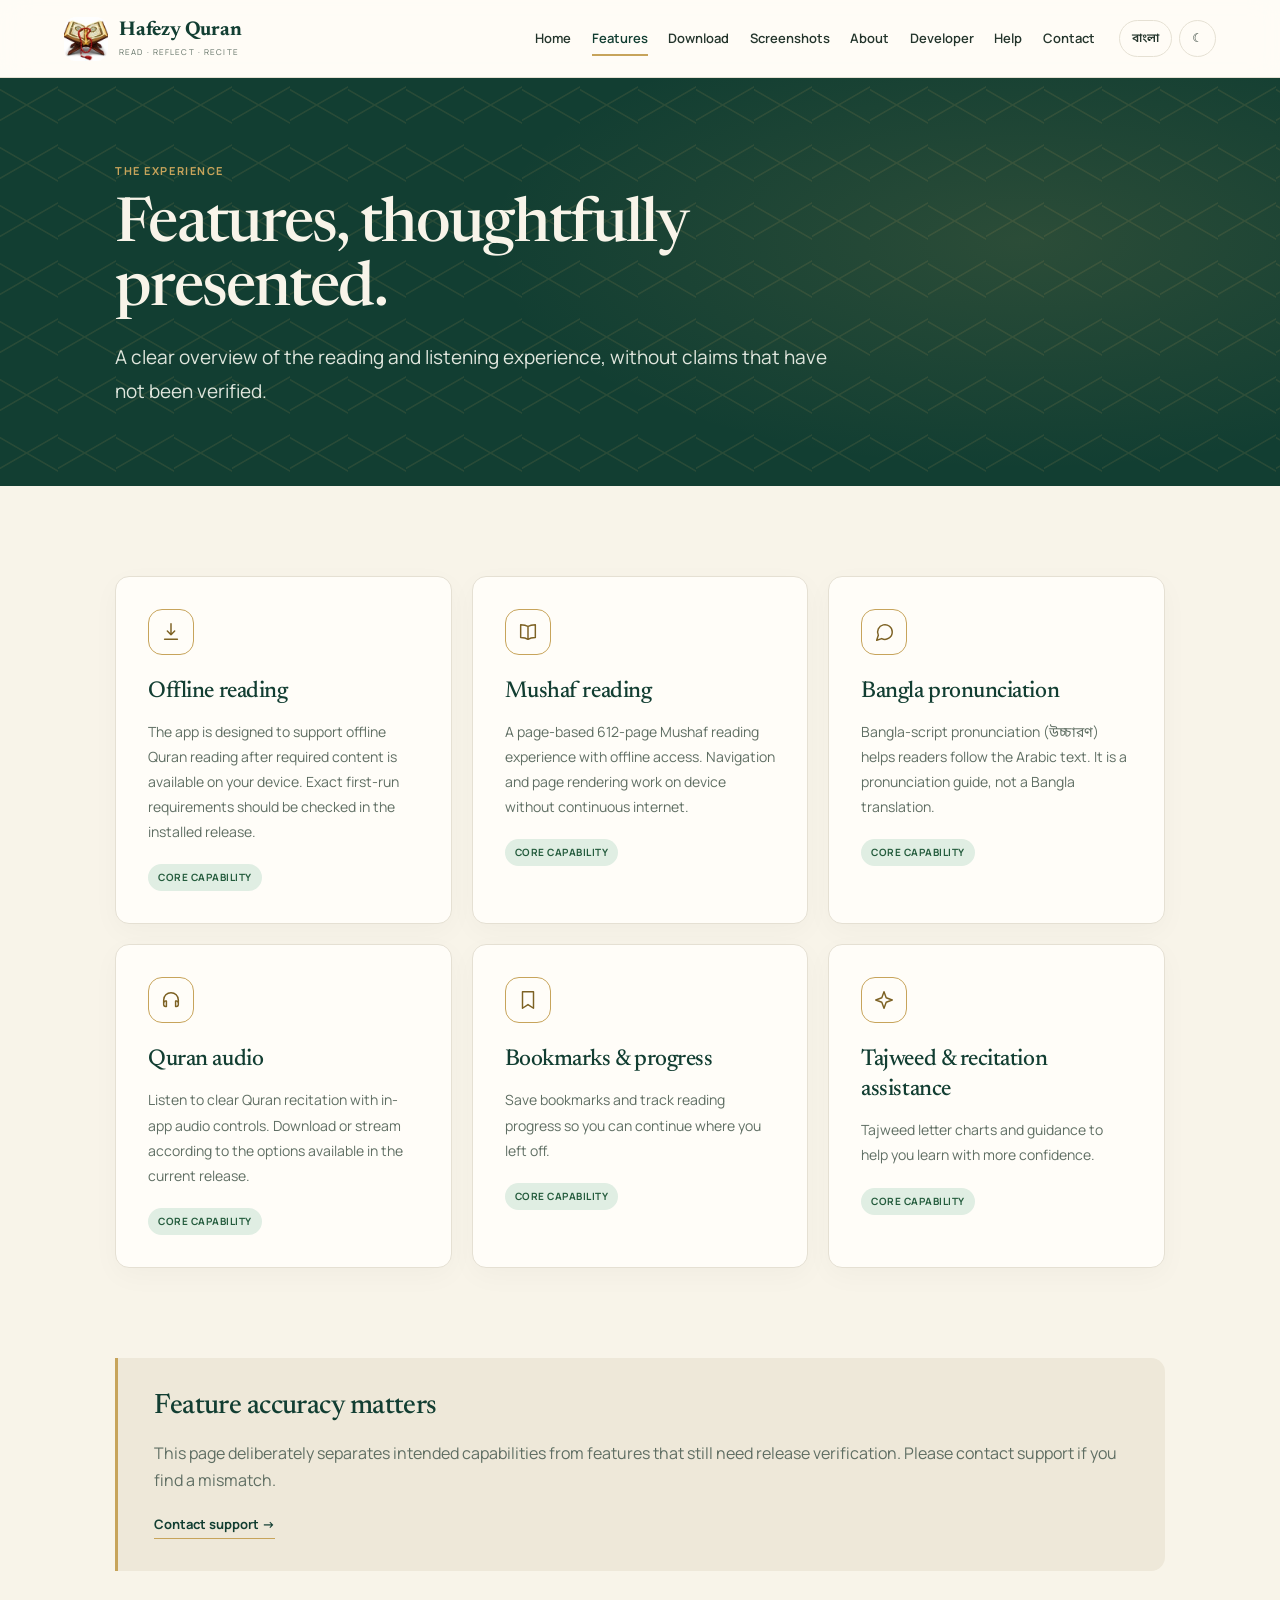
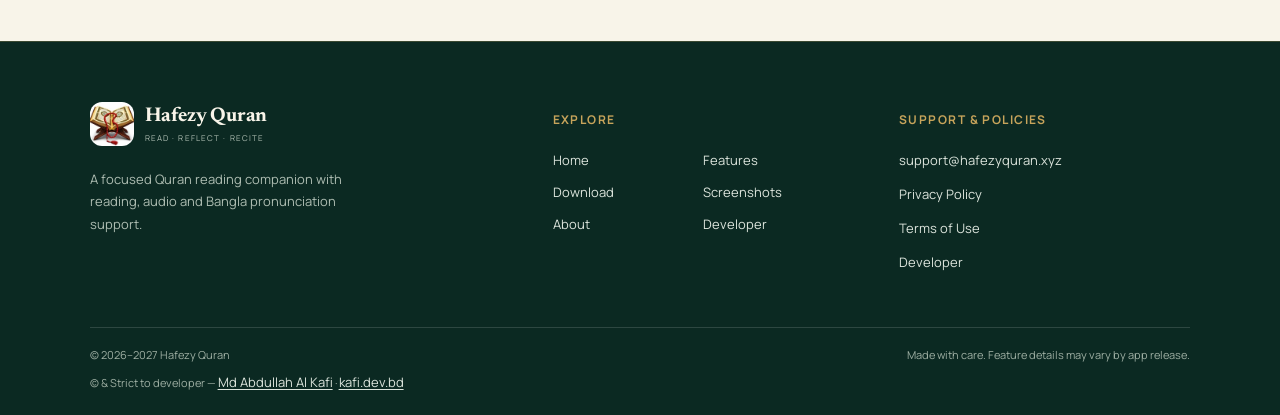
<file: features.html>
<!doctype html><html lang="en" data-theme="light"><head><meta charset="utf-8"><meta name="viewport" content="width=device-width,initial-scale=1"><title>Features — Hafezy Quran</title><meta name="description" content="Explore Hafezy Quran features and see which capabilities are confirmed for the current release."><meta property="og:image" content="https://hafezyquran.xyz/assets/screenshots/promo.png"><meta name="twitter:card" content="summary_large_image"><link rel="canonical" href="https://hafezyquran.xyz/features.html"><link rel="icon" href="assets/icons/favicon.svg"><link rel="preconnect" href="https://fonts.googleapis.com"><link rel="preconnect" href="https://fonts.gstatic.com" crossorigin><link rel="stylesheet" href="https://fonts.googleapis.com/css2?family=Amiri:wght@400;700&family=Manrope:wght@400;500;600;700;800&family=Newsreader:opsz,wght@6..72,400;500;600&family=Noto+Sans+Bengali:wght@400;500;600;700&family=Noto+Serif+Bengali:wght@400;500;600&display=swap"><meta name="theme-color" content="#123e32"><link rel="stylesheet" href="css/style.css"><link rel="stylesheet" href="css/responsive.css"><script src="js/theme.js"></script></head><body><div id="site-header"></div><main><section class="page-hero pattern"><p class="eyebrow" data-i18n="featuresEyebrow">The experience</p><h1 data-i18n="featuresPageTitle">Features, thoughtfully presented.</h1><p class="lead" data-i18n="featuresPageLead">A clear overview of the reading and listening experience, without claims that have not been verified.</p></section><section class="section feature-detail-grid"><article class="feature-card"><span class="feature-mark"><svg viewBox="0 0 24 24" aria-hidden="true"><path d="M12 3v12m0 0l-4-4m4 4l4-4M5 20h14"/></svg></span><h2 data-i18n="fOffline">Offline reading</h2><p data-i18n="fdOffline">The app is designed to support offline Quran reading after required content is available on your device. Exact first-run requirements should be checked in the installed release.</p><span class="status confirmed" data-i18n="statusCore">Core capability</span></article><article class="feature-card"><span class="feature-mark"><svg viewBox="0 0 24 24" aria-hidden="true"><path d="M12 6c-2-1.5-5-2-8-2v14c3 0 6 .5 8 2 2-1.5 5-2 8-2V4c-3 0-6 .5-8 2zM12 6v14"/></svg></span><h2 data-i18n="fMushaf">Mushaf reading</h2><p data-i18n="fdMushaf">The project targets a 612-page Mushaf reading experience. Verify page rendering and navigation on your device before relying on a specific layout.</p><span class="status confirmed" data-i18n="statusCore">Core capability</span></article><article class="feature-card"><span class="feature-mark"><svg viewBox="0 0 24 24" aria-hidden="true"><path d="M21 12a8 8 0 01-11.5 7.2L4 21l1.8-5.5A8 8 0 1121 12z"/></svg></span><h2 data-i18n="fPronunciation">Bangla pronunciation</h2><p data-i18n="fdPronunciation">Bangla-script pronunciation (উচ্চারণ) is intended to help readers follow the Arabic recitation. It is not a Bangla translation.</p><span class="status confirmed" data-i18n="statusCore">Core capability</span></article><article class="feature-card"><span class="feature-mark"><svg viewBox="0 0 24 24" aria-hidden="true"><path d="M4 15v-3a8 8 0 0116 0v3"/><path d="M4 15a2 2 0 012-2h1v6H6a2 2 0 01-2-2v-2zM20 15a2 2 0 00-2-2h-1v6h1a2 2 0 002-2v-2z"/></svg></span><h2 data-i18n="fAudio">Quran audio</h2><p data-i18n="fdAudio">Listen to clear Quran recitation with in-app audio controls.</p><span class="status confirmed" data-i18n="statusCore">Core capability</span></article><article class="feature-card"><span class="feature-mark"><svg viewBox="0 0 24 24" aria-hidden="true"><path d="M6 3h12v18l-6-4-6 4V3z"/></svg></span><h2 data-i18n="fBookmark">Bookmarks & progress</h2><p data-i18n="fdBookmark">Save bookmarks and track reading progress so you can continue where you left off.</p><span class="status confirmed" data-i18n="statusCore">Core capability</span></article><article class="feature-card"><span class="feature-mark"><svg viewBox="0 0 24 24" aria-hidden="true"><path d="M12 3l2.4 6.6L21 12l-6.6 2.4L12 21l-2.4-6.6L3 12l6.6-2.4L12 3z"/></svg></span><h2 data-i18n="fTajweed">Tajweed & recitation assistance</h2><p data-i18n="fdTajweed">Tajweed letter charts and guidance to help you learn with more confidence.</p><span class="status confirmed" data-i18n="statusCore">Core capability</span></article></section><section class="section note-panel"><h2 data-i18n="accuracyTitle">Feature accuracy matters</h2><p data-i18n="accuracyText">This page deliberately separates intended capabilities from features that still need release verification. Please contact support if you find a mismatch.</p><a class="text-link" href="contact.html" data-i18n="contactSupport">Contact support →</a></section></main><div id="site-footer"></div><script src="js/config.js"></script><script src="js/translations.js"></script><script src="js/main.js"></script></body></html>
</file>
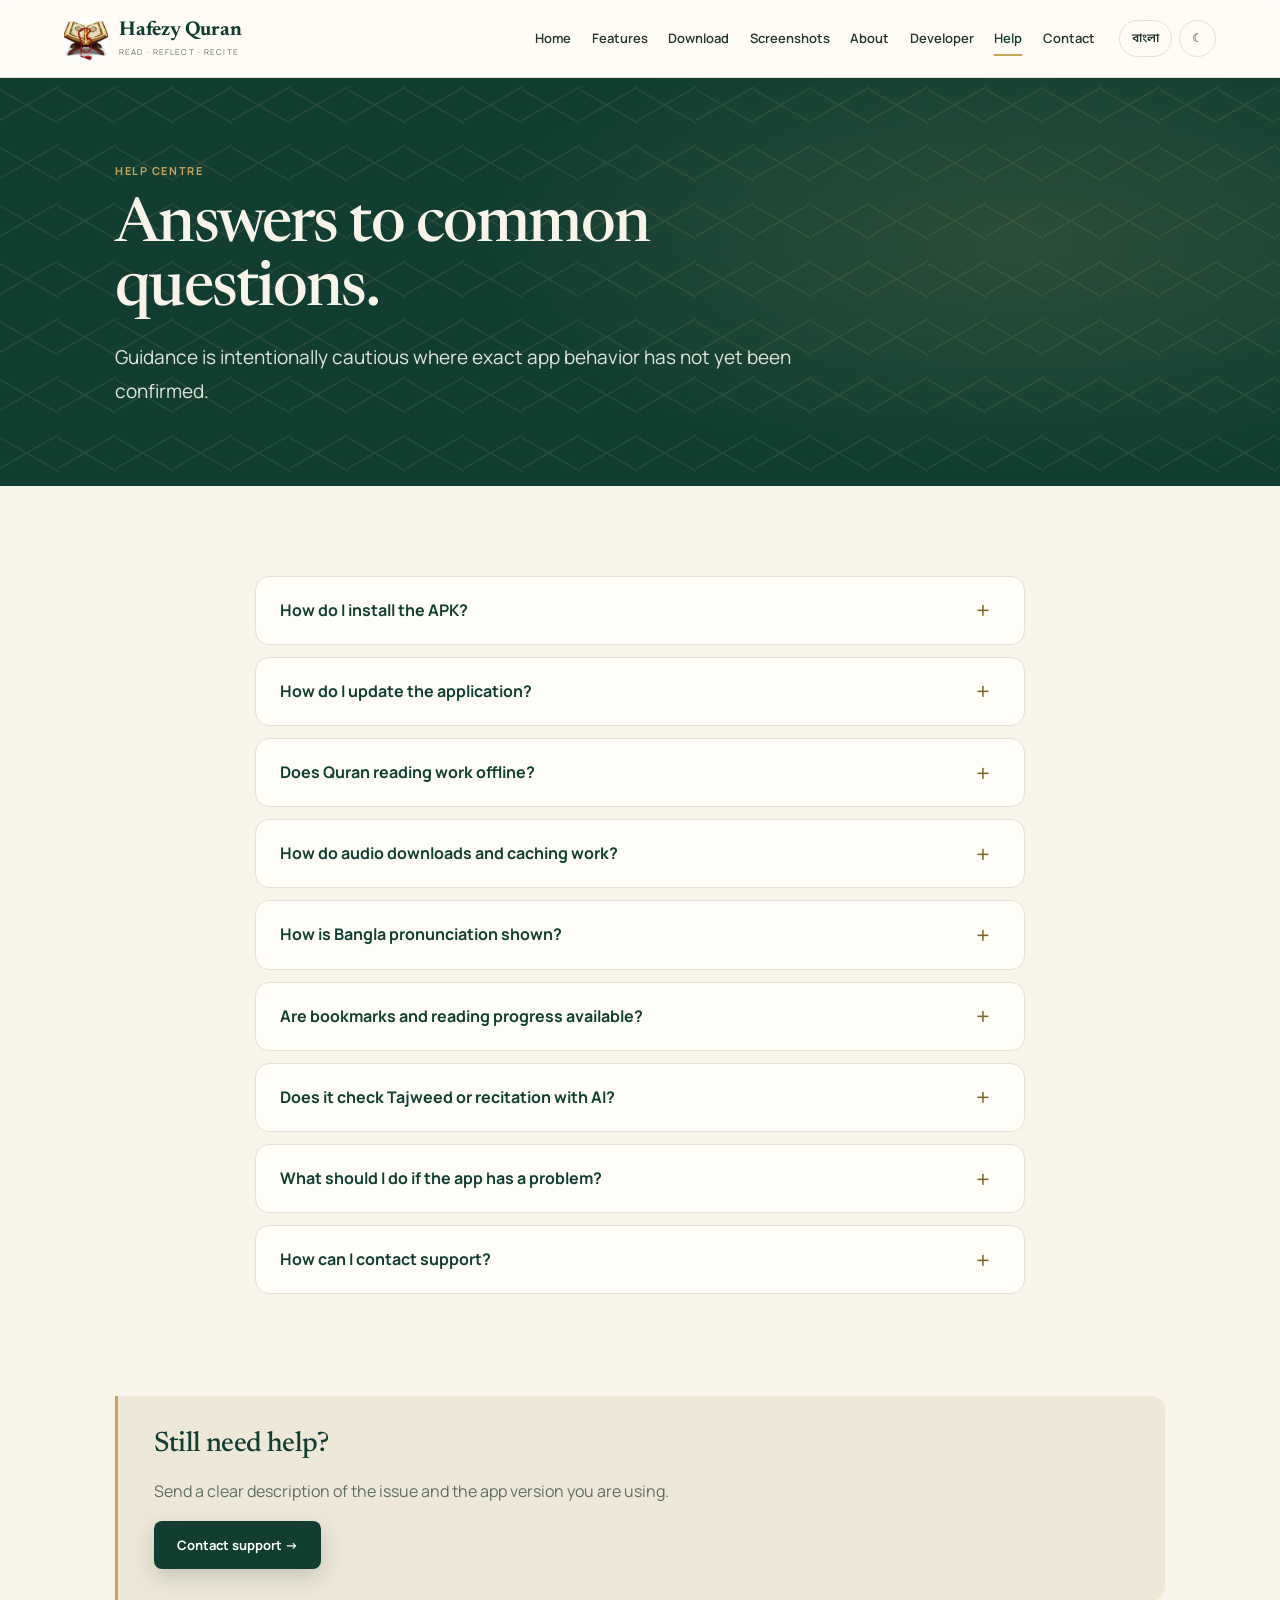
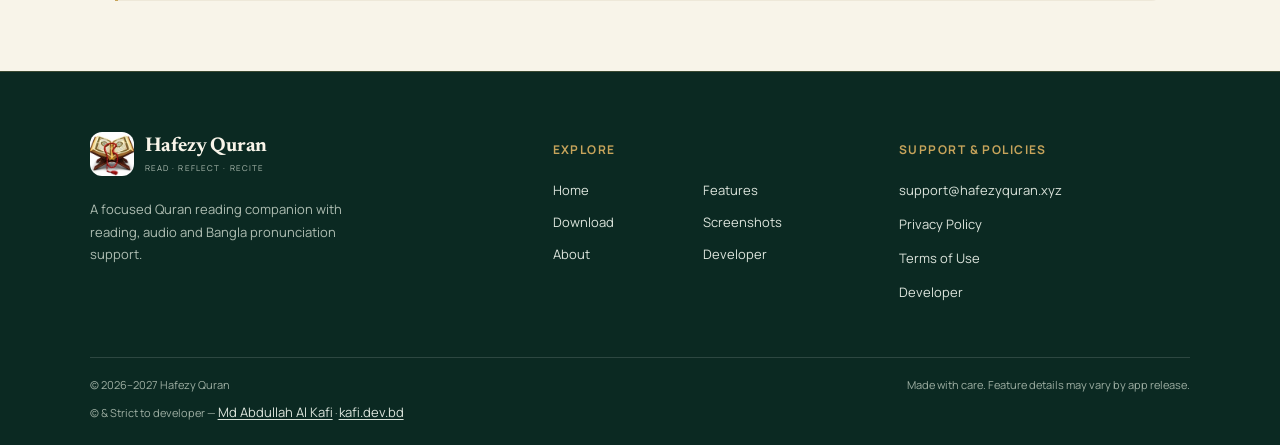
<file: help.html>
<!doctype html><html lang="en" data-theme="light"><head><meta charset="utf-8"><meta name="viewport" content="width=device-width,initial-scale=1"><title>Help & FAQ — Hafezy Quran</title><meta name="description" content="Installation, offline reading, audio, pronunciation and troubleshooting guidance for Hafezy Quran."><meta property="og:image" content="https://hafezyquran.xyz/assets/screenshots/promo.png"><meta name="twitter:card" content="summary_large_image"><link rel="canonical" href="https://hafezyquran.xyz/help.html"><link rel="icon" href="assets/icons/favicon.svg"><link rel="preconnect" href="https://fonts.googleapis.com"><link rel="preconnect" href="https://fonts.gstatic.com" crossorigin><link rel="stylesheet" href="https://fonts.googleapis.com/css2?family=Amiri:wght@400;700&family=Manrope:wght@400;500;600;700;800&family=Newsreader:opsz,wght@6..72,400;500;600&family=Noto+Sans+Bengali:wght@400;500;600;700&family=Noto+Serif+Bengali:wght@400;500;600&display=swap"><meta name="theme-color" content="#123e32"><link rel="stylesheet" href="css/style.css"><link rel="stylesheet" href="css/responsive.css"><script src="js/theme.js"></script></head><body><div id="site-header"></div><main><section class="page-hero pattern"><p class="eyebrow" data-i18n="helpEyebrow">Help centre</p><h1 data-i18n="helpTitle">Answers to common questions.</h1><p class="lead" data-i18n="helpLead">Common questions about installation, reading, audio and more.</p></section><section class="section faq-list">
<details><summary data-i18n="qInstall">How do I install the APK?</summary><p data-i18n="aInstall">Use only an official APK source. Open the downloaded APK and follow Android's prompts. Review any security warning carefully and avoid files from unknown sources.</p></details>
<details><summary data-i18n="qUpdate">How do I update the application?</summary><p data-i18n="aUpdate">Use Google Play if the official listing is available. Otherwise, install only a verified newer APK from the developer. A newer version may be needed to update an existing installation.</p></details>
<details><summary data-i18n="qOffline">Does Quran reading work offline?</summary><p data-i18n="aOffline">The app is intended to support offline reading. Depending on the release, required content may need to be present on the device first. Test offline mode after initial setup.</p></details>
<details><summary data-i18n="qAudio">How do audio downloads and caching work?</summary><p data-i18n="aAudio">Audio availability and caching behavior depend on the current build. Check the in-app audio controls and verify a recitation plays after disconnecting from the internet before relying on offline playback.</p></details>
<details><summary data-i18n="qPronunciation">How is Bangla pronunciation shown?</summary><p data-i18n="aPronunciation">Bangla pronunciation means a Bangla-script guide to Arabic sounds; it is not a Bangla translation. Pronunciation guides cannot replace instruction from a qualified Quran teacher.</p></details>
<details><summary data-i18n="qBookmark">Are bookmarks and reading progress available?</summary><p data-i18n="aBookmark">Yes. The app includes bookmarks and reading progress so you can continue where you left off.</p></details>
<details><summary data-i18n="qTajweed">Does it check Tajweed or recitation with AI?</summary><p data-i18n="aTajweed">An automated Tajweed analyzer or AI recitation checker is not confirmed as a released feature. Do not rely on the app for automated correction unless a future release explicitly documents it.</p></details>
<details><summary data-i18n="qTrouble">What should I do if the app has a problem?</summary><p data-i18n="aTrouble">Restart the app and device, check available storage, and make sure the app is up to date. When reporting a problem, include your Android version, app version, steps to reproduce and a screenshot if possible. Do not send passwords or private information.</p></details>
<details><summary data-i18n="qContact">How can I contact support?</summary><p data-i18n="aContact">Email <a href="mailto:support@hafezyquran.xyz">support@hafezyquran.xyz</a> with a concise description of your question or issue.</p></details>
</section><section class="section note-panel"><h2 data-i18n="stillNeedHelp">Still need help?</h2><p data-i18n="supportPrompt">Send a clear description of the issue and the app version you are using.</p><a class="button primary" href="contact.html" data-i18n="contactSupport">Contact support</a></section></main><div id="site-footer"></div><script src="js/config.js"></script><script src="js/translations.js"></script><script src="js/main.js"></script></body></html>
</file>
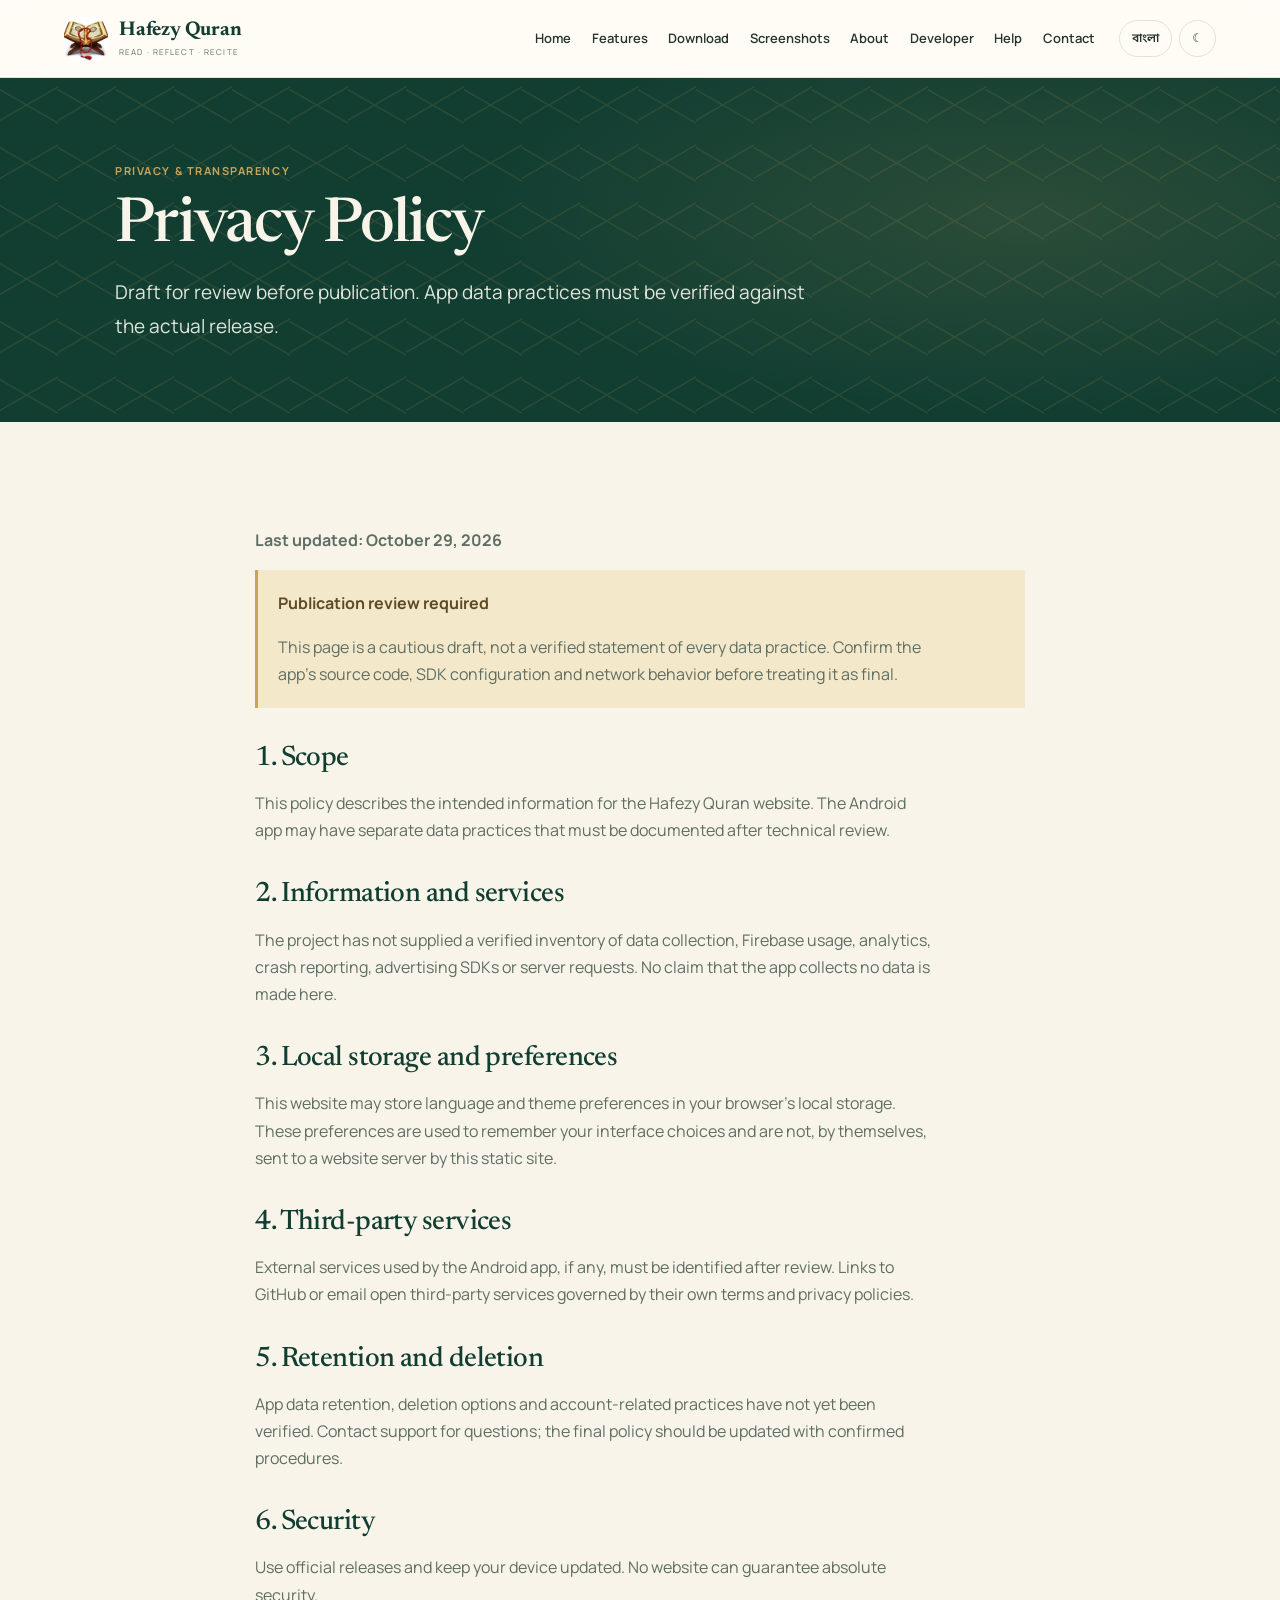
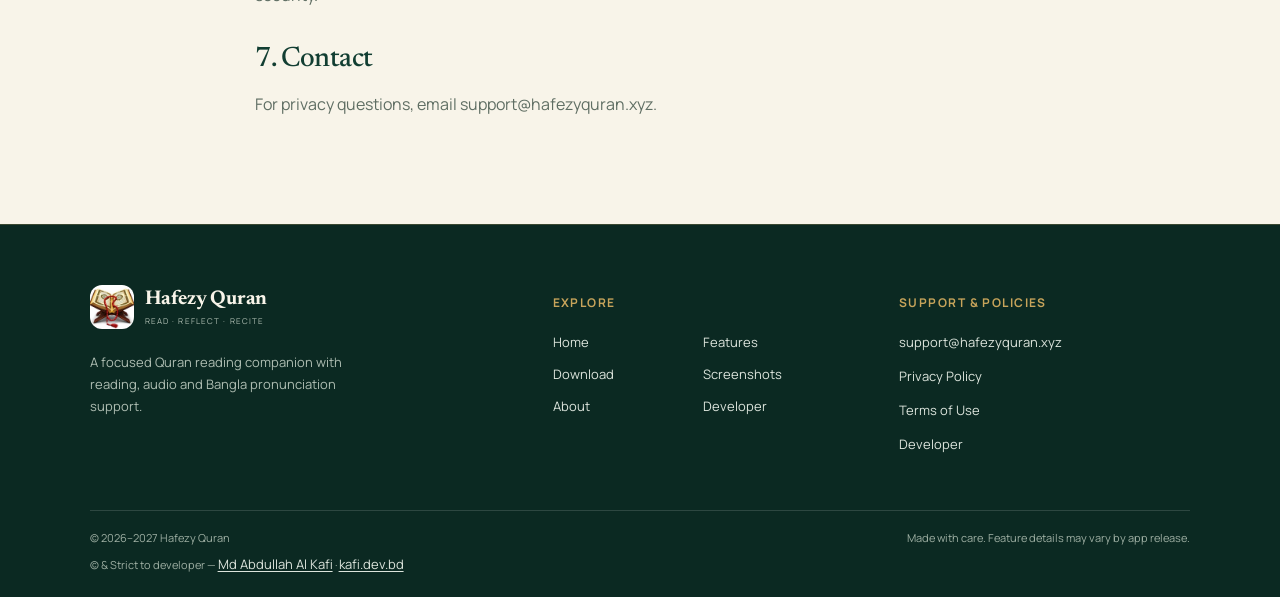
<file: privacy.html>
<!doctype html><html lang="en" data-theme="light"><head><meta charset="utf-8"><meta name="viewport" content="width=device-width,initial-scale=1"><title>Privacy Policy — Hafezy Quran</title><meta name="description" content="Read the Hafezy Quran website privacy information and review items that must be confirmed against the app implementation."><meta property="og:image" content="https://hafezyquran.xyz/assets/screenshots/promo.png"><meta name="twitter:card" content="summary_large_image"><link rel="canonical" href="https://hafezyquran.xyz/privacy.html"><link rel="icon" href="assets/icons/favicon.svg"><link rel="preconnect" href="https://fonts.googleapis.com"><link rel="preconnect" href="https://fonts.gstatic.com" crossorigin><link rel="stylesheet" href="https://fonts.googleapis.com/css2?family=Amiri:wght@400;700&family=Manrope:wght@400;500;600;700;800&family=Newsreader:opsz,wght@6..72,400;500;600&family=Noto+Sans+Bengali:wght@400;500;600;700&family=Noto+Serif+Bengali:wght@400;500;600&display=swap"><meta name="theme-color" content="#123e32"><link rel="stylesheet" href="css/style.css"><link rel="stylesheet" href="css/responsive.css"><script src="js/theme.js"></script></head><body><div id="site-header"></div><main><section class="page-hero pattern"><p class="eyebrow" data-i18n="privacyEyebrow">Privacy & transparency</p><h1 data-i18n="privacyTitle">Privacy Policy</h1><p class="lead" data-i18n="privacyLead">Please review this policy. App data practices should match the current release.</p></section><section class="section prose-layout"><article class="prose"><p><strong data-i18n="lastUpdated">Last updated: October 29, 2026</strong></p><div class="review-alert"><strong data-i18n="reviewRequired">Publication review required</strong><p data-i18n="reviewText">This policy covers the website and summarizes expected app practices. Firebase is used for backend services. Confirm details against the current release if needed.</p></div><h2 data-i18n="scopeTitle">1. Scope</h2><p data-i18n="scopeText">This policy describes the intended information for the Hafezy Quran website. The Android app may have separate data practices that must be documented after technical review.</p><h2 data-i18n="collectTitle">2. Information and services</h2><p data-i18n="collectText">The project has not supplied a verified inventory of data collection, Firebase usage, analytics, crash reporting, advertising SDKs or server requests. No claim that the app collects no data is made here.</p><h2 data-i18n="localTitle">3. Local storage and preferences</h2><p data-i18n="localText">This website may store language and theme preferences in your browser's local storage. These preferences are used to remember your interface choices and are not, by themselves, sent to a website server by this static site.</p><h2 data-i18n="thirdTitle">4. Third-party services</h2><p data-i18n="thirdText">External services used by the Android app, if any, must be identified after review. Links to GitHub or email open third-party services governed by their own terms and privacy policies.</p><h2 data-i18n="retentionTitle">5. Retention and deletion</h2><p data-i18n="retentionText">App data retention, deletion options and account-related practices have not yet been verified. Contact support for questions; the final policy should be updated with confirmed procedures.</p><h2 data-i18n="securityTitle">6. Security</h2><p data-i18n="securityText">Use official releases and keep your device updated. No website can guarantee absolute security.</p><h2 data-i18n="privacyContactTitle">7. Contact</h2><p data-i18n="privacyContactText">For privacy questions, email <a href="mailto:support@hafezyquran.xyz">support@hafezyquran.xyz</a>.</p></article></section></main><div id="site-footer"></div><script src="js/config.js"></script><script src="js/translations.js"></script><script src="js/main.js"></script></body></html>
</file>
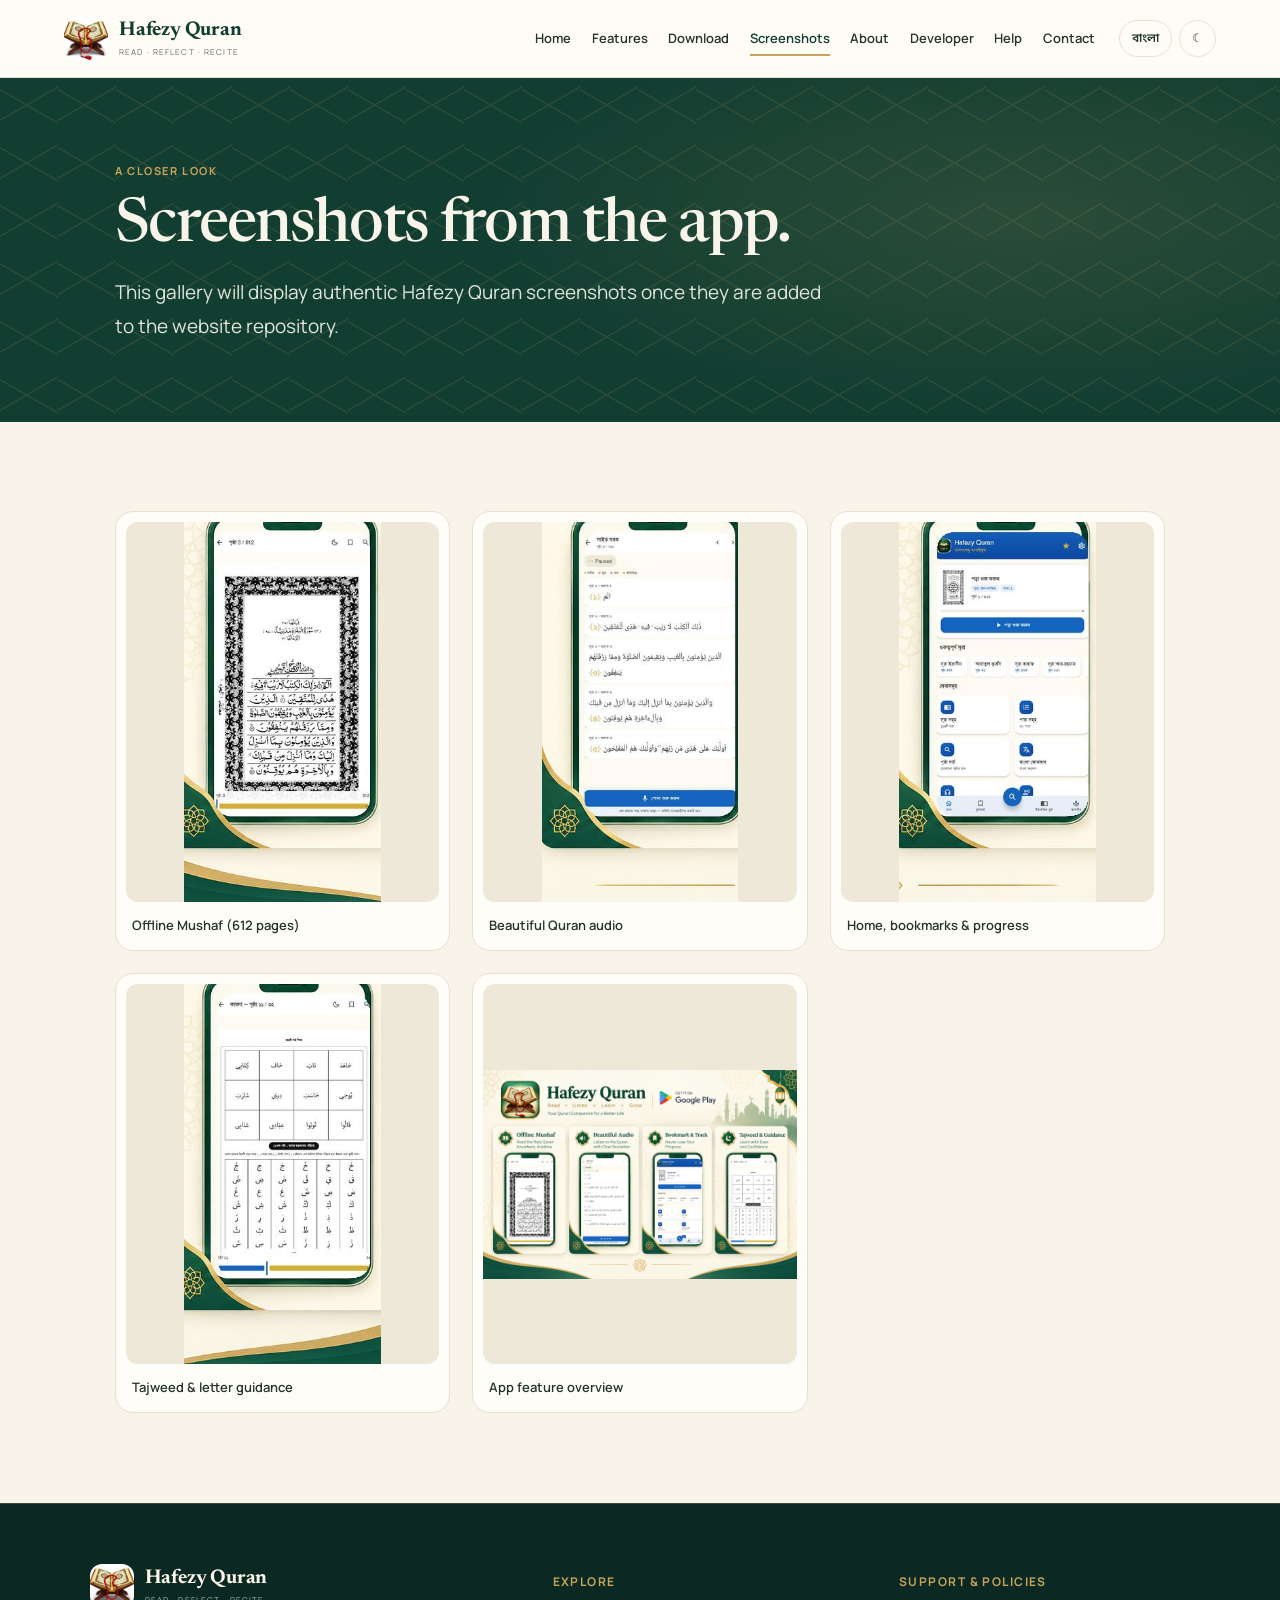
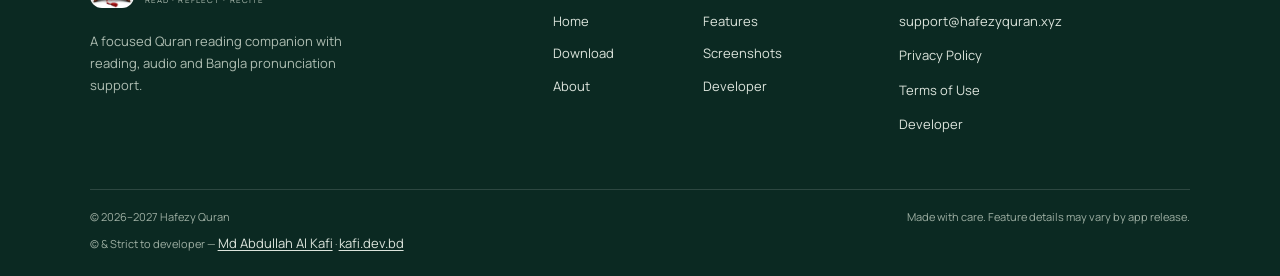
<file: screenshots.html>
<!doctype html><html lang="en" data-theme="light"><head><meta charset="utf-8"><meta name="viewport" content="width=device-width,initial-scale=1"><title>Screenshots — Hafezy Quran</title><meta name="description" content="View authentic screenshots of the Hafezy Quran Android application."><meta property="og:image" content="https://hafezyquran.xyz/assets/screenshots/promo.png"><meta name="twitter:card" content="summary_large_image"><link rel="canonical" href="https://hafezyquran.xyz/screenshots.html"><link rel="icon" href="assets/icons/favicon.svg"><link rel="preconnect" href="https://fonts.googleapis.com"><link rel="preconnect" href="https://fonts.gstatic.com" crossorigin><link rel="stylesheet" href="https://fonts.googleapis.com/css2?family=Amiri:wght@400;700&family=Manrope:wght@400;500;600;700;800&family=Newsreader:opsz,wght@6..72,400;500;600&family=Noto+Sans+Bengali:wght@400;500;600;700&family=Noto+Serif+Bengali:wght@400;500;600&display=swap"><meta name="theme-color" content="#123e32"><link rel="stylesheet" href="css/style.css"><link rel="stylesheet" href="css/responsive.css"><script src="js/theme.js"></script></head><body><div id="site-header"></div><main><section class="page-hero pattern"><p class="eyebrow" data-i18n="galleryEyebrow">A closer look</p><h1 data-i18n="galleryTitle">Screenshots from the app.</h1><p class="lead" data-i18n="galleryLead">This gallery will display authentic Hafezy Quran screenshots once they are added to the website repository.</p></section><section class="section"><div id="gallery" class="gallery-grid" aria-live="polite"></div><div id="gallery-empty" class="empty-state"><span class="empty-icon">▧</span><h2 data-i18n="galleryEmptyTitle">Screenshots are not available yet</h2><p data-i18n="galleryEmptyText">No unrelated app images or concept mockups are shown as real screenshots.</p><a class="text-link" href="contact.html" data-i18n="sendScreens">Send screenshots or contact support →</a></div></section></main><div class="lightbox" id="lightbox" hidden role="dialog" aria-modal="true" aria-label="Screenshot viewer"><button class="lightbox-close" id="lightbox-close" aria-label="Close">×</button><button id="lightbox-prev" class="lightbox-nav" aria-label="Previous screenshot">‹</button><figure><img id="lightbox-image" alt=""><figcaption id="lightbox-caption"></figcaption></figure><button id="lightbox-next" class="lightbox-nav" aria-label="Next screenshot">›</button></div><div id="site-footer"></div><script src="js/config.js"></script><script src="js/translations.js"></script><script src="js/main.js"></script><script src="js/gallery.js"></script></body></html>
</file>
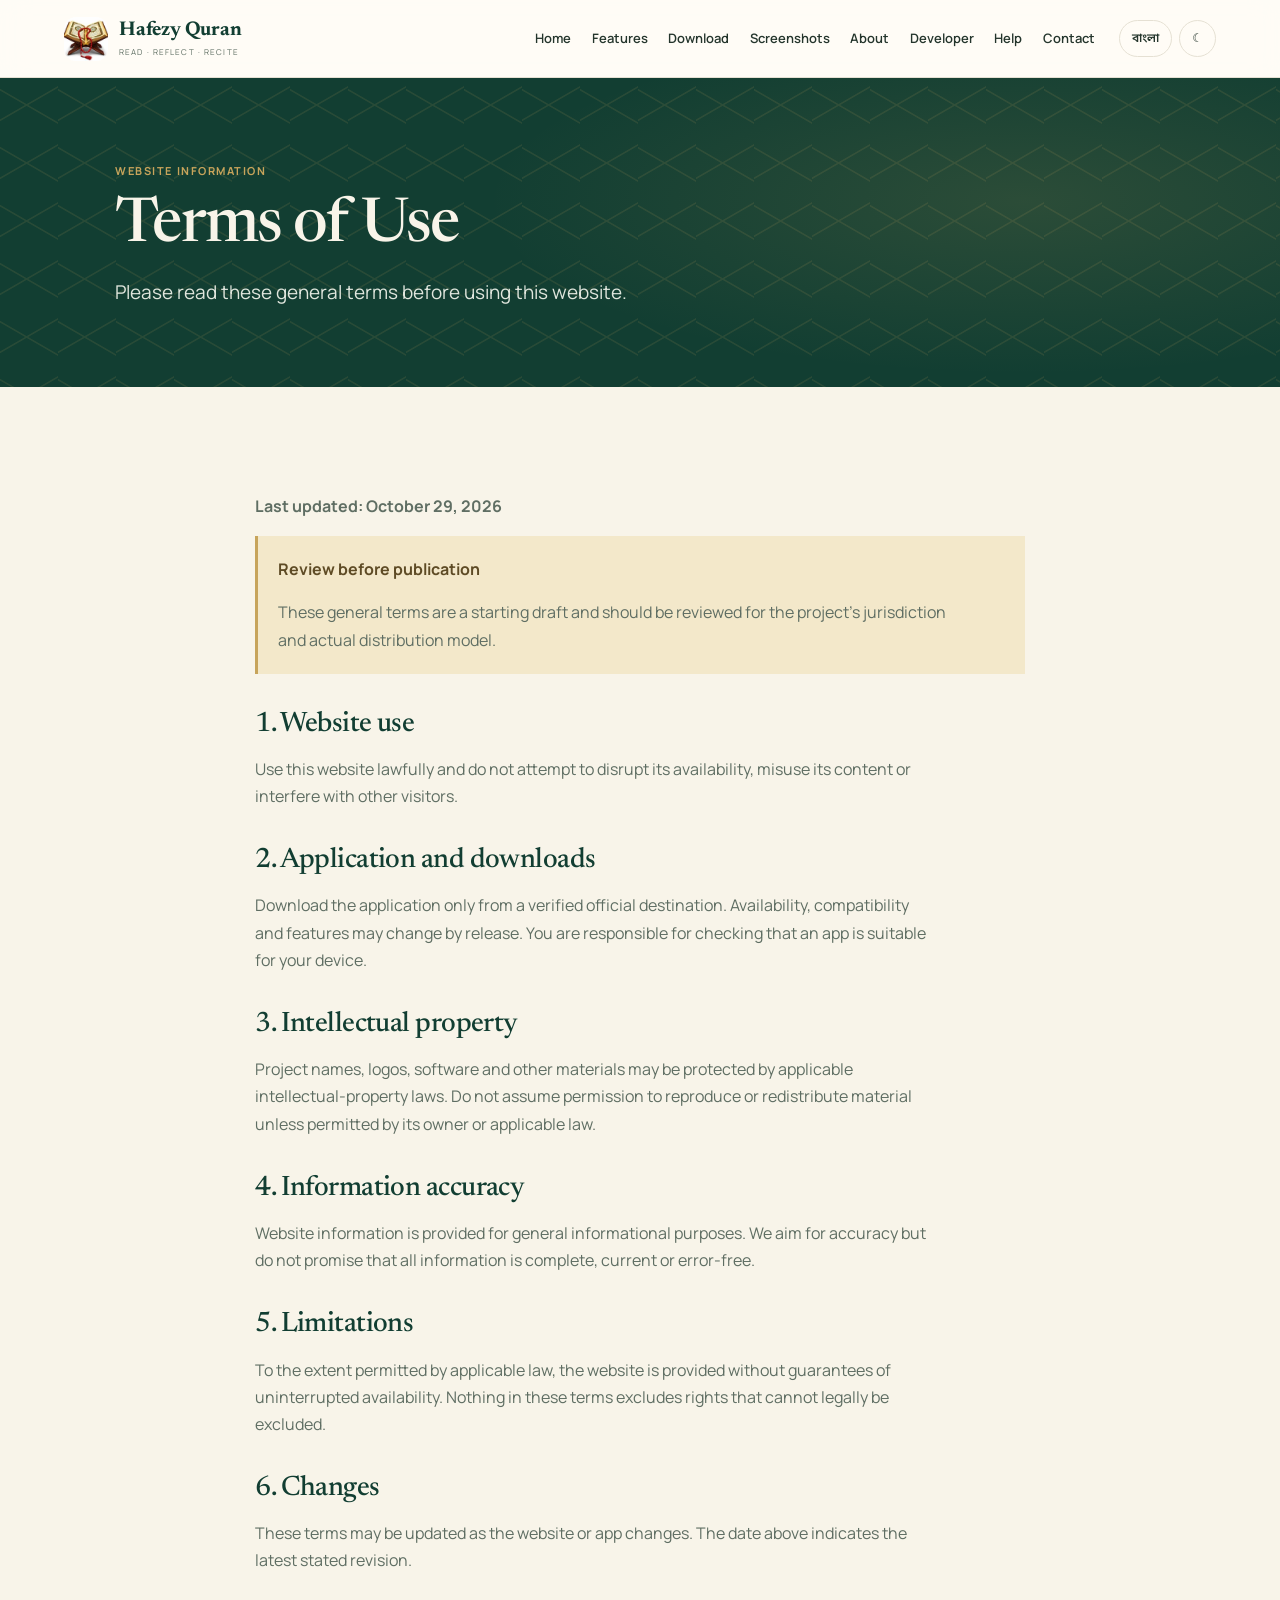
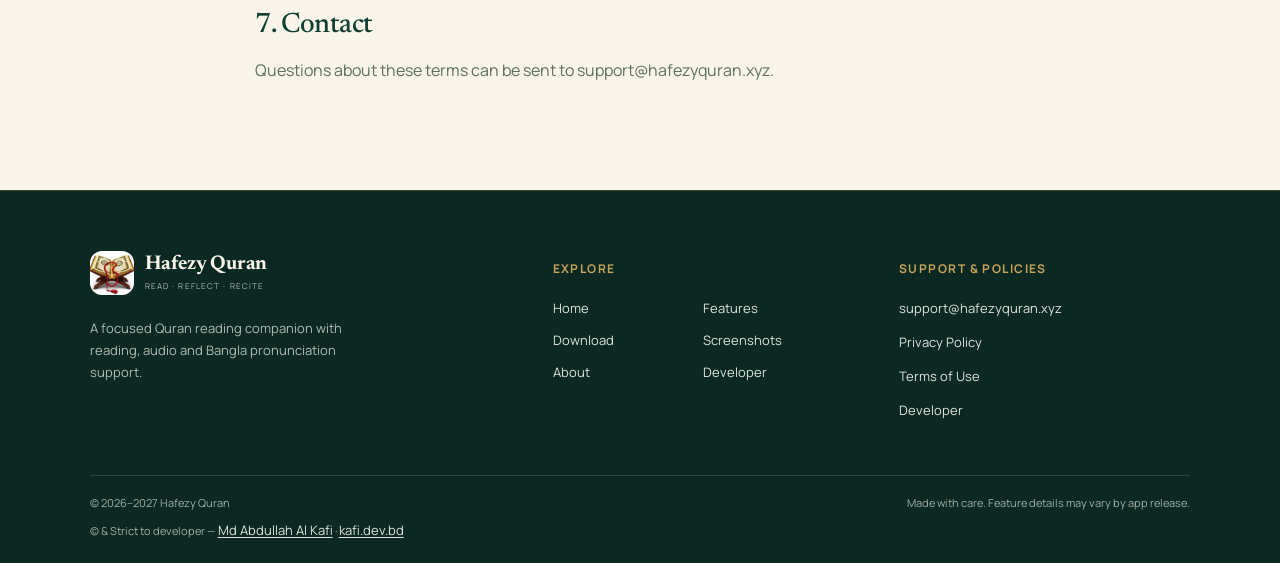
<file: terms.html>
<!doctype html><html lang="en" data-theme="light"><head><meta charset="utf-8"><meta name="viewport" content="width=device-width,initial-scale=1"><title>Terms of Use — Hafezy Quran</title><meta name="description" content="Terms for using the Hafezy Quran website and related app information."><meta property="og:image" content="https://hafezyquran.xyz/assets/screenshots/promo.png"><meta name="twitter:card" content="summary_large_image"><link rel="canonical" href="https://hafezyquran.xyz/terms.html"><link rel="icon" href="assets/icons/favicon.svg"><link rel="preconnect" href="https://fonts.googleapis.com"><link rel="preconnect" href="https://fonts.gstatic.com" crossorigin><link rel="stylesheet" href="https://fonts.googleapis.com/css2?family=Amiri:wght@400;700&family=Manrope:wght@400;500;600;700;800&family=Newsreader:opsz,wght@6..72,400;500;600&family=Noto+Sans+Bengali:wght@400;500;600;700&family=Noto+Serif+Bengali:wght@400;500;600&display=swap"><meta name="theme-color" content="#123e32"><link rel="stylesheet" href="css/style.css"><link rel="stylesheet" href="css/responsive.css"><script src="js/theme.js"></script></head><body><div id="site-header"></div><main><section class="page-hero pattern"><p class="eyebrow" data-i18n="termsEyebrow">Website information</p><h1 data-i18n="termsTitle">Terms of Use</h1><p class="lead" data-i18n="termsLead">Please read these general terms before using this website.</p></section><section class="section prose-layout"><article class="prose"><p><strong data-i18n="lastUpdated">Last updated: October 29, 2026</strong></p><div class="review-alert"><strong data-i18n="legalReview">Review before publication</strong><p data-i18n="legalReviewText">These general terms apply to the website and app distribution. Review for your jurisdiction if needed.</p></div><h2 data-i18n="siteUseTitle">1. Website use</h2><p data-i18n="siteUseText">Use this website lawfully and do not attempt to disrupt its availability, misuse its content or interfere with other visitors.</p><h2 data-i18n="appUseTitle">2. Application and downloads</h2><p data-i18n="appUseText">Download the application only from a verified official destination. Availability, compatibility and features may change by release. You are responsible for checking that an app is suitable for your device.</p><h2 data-i18n="ipTitle">3. Intellectual property</h2><p data-i18n="ipText">Project names, logos, software and other materials may be protected by applicable intellectual-property laws. Do not assume permission to reproduce or redistribute material unless permitted by its owner or applicable law.</p><h2 data-i18n="accuracyTermsTitle">4. Information accuracy</h2><p data-i18n="accuracyTermsText">Website information is provided for general informational purposes. We aim for accuracy but do not promise that all information is complete, current or error-free.</p><h2 data-i18n="limitsTitle">5. Limitations</h2><p data-i18n="limitsText">To the extent permitted by applicable law, the website is provided without guarantees of uninterrupted availability. Nothing in these terms excludes rights that cannot legally be excluded.</p><h2 data-i18n="changesTitle">6. Changes</h2><p data-i18n="changesText">These terms may be updated as the website or app changes. The date above indicates the latest stated revision.</p><h2 data-i18n="termsContactTitle">7. Contact</h2><p data-i18n="termsContactText">Questions about these terms can be sent to <a href="mailto:support@hafezyquran.xyz">support@hafezyquran.xyz</a>.</p></article></section></main><div id="site-footer"></div><script src="js/config.js"></script><script src="js/translations.js"></script><script src="js/main.js"></script></body></html>
</file>
<file: css/style.css>
/* ==========================================================================
   Hafezy Quran — site styles
   Emerald + gold + cream, Islamic geometry. Light & dark themes.
   ========================================================================== */
:root{
  --emerald:#123e32;--deep:#0b2922;--gold:#c7a45b;--gold-ink:#7d6224;--white:#fff;
  --bg:#f8f4e9;--bg-alt:#eee8d9;--surface:#fffdf8;--line:#e5e0d3;
  --text:#24352c;--muted:#5f6e63;--heading:#123e32;
  --hero-bg:#123e32;--hero-text:#f8f4e9;--hero-muted:#e0e6dd;
  --btn-bg:#123e32;--btn-text:#fff;
  --shadow:0 18px 55px rgba(11,41,34,.08);--shadow-hover:0 22px 50px rgba(11,41,34,.14);
  --serif:"Newsreader","Noto Serif Bengali",Georgia,"Times New Roman",serif;
  --sans:"Manrope","Noto Sans Bengali","Nirmala UI",system-ui,-apple-system,"Segoe UI",sans-serif;
  --ease:cubic-bezier(.22,.7,.2,1);
  --header-h:78px;
  color-scheme:light;
}
[data-theme="dark"]{
  --bg:#08170f;--bg-alt:#0d211a;--surface:#102820;--line:#1f3a30;
  --text:#dfe9e2;--muted:#9db1a5;--heading:#f1e7c8;--gold-ink:#d8b872;
  --hero-bg:#0b2922;--hero-text:#f4efdf;--hero-muted:#c9d6cd;
  --btn-bg:#c7a45b;--btn-text:#0b2922;
  --shadow:0 18px 55px rgba(0,0,0,.35);--shadow-hover:0 22px 50px rgba(0,0,0,.5);
  color-scheme:dark;
}
*{box-sizing:border-box}
html{scroll-behavior:smooth;scroll-padding-top:calc(var(--header-h) + 14px);-webkit-text-size-adjust:100%}
body{margin:0;background:var(--bg);color:var(--text);font-family:var(--sans);line-height:1.7;
  transition:background-color .4s ease,color .4s ease;overflow-x:hidden}
img{max-width:100%}
a{color:inherit;text-decoration:none;transition:color .2s ease}
a:hover{color:var(--gold-ink)}
button{font:inherit}

/* ---------- Header ---------- */
.site-header{position:sticky;top:0;z-index:50;min-height:var(--header-h);padding:12px clamp(18px,5vw,76px);
  display:flex;align-items:center;justify-content:space-between;gap:24px;
  background:color-mix(in srgb,var(--surface) 86%,transparent);
  -webkit-backdrop-filter:saturate(1.4) blur(14px);backdrop-filter:saturate(1.4) blur(14px);
  border-bottom:1px solid var(--line);transition:box-shadow .3s ease,min-height .3s var(--ease),background-color .4s ease}
.site-header.is-scrolled{--header-h:66px;box-shadow:0 10px 30px rgba(11,41,34,.1)}
[data-theme="dark"] .site-header.is-scrolled{box-shadow:0 10px 30px rgba(0,0,0,.4)}
.scroll-progress{position:fixed;top:0;left:0;height:3px;width:100%;z-index:60;transform-origin:0 50%;transform:scaleX(0);
  background:linear-gradient(90deg,var(--gold),#e6cf98);pointer-events:none}
.brand{display:flex;align-items:center;gap:11px;flex-shrink:0}
.brand:hover{color:inherit}
.brand-logo{display:block;width:44px;height:44px;object-fit:cover;border-radius:12px;flex-shrink:0;transition:transform .5s var(--ease)}
.brand:hover .brand-logo{transform:rotate(-8deg) scale(1.06)}
.brand strong{display:block;font-family:var(--serif);font-size:20px;line-height:1.2;color:var(--heading);letter-spacing:-.01em}
.brand small{display:block;letter-spacing:.14em;font-size:8px;color:var(--muted);margin-top:3px}
.primary-nav{display:flex;align-items:center;gap:clamp(10px,1.6vw,24px)}
.primary-nav>a{position:relative;font-size:13px;font-weight:600;color:var(--text);padding:8px 0}
.primary-nav>a:after{content:"";position:absolute;left:0;right:0;bottom:2px;height:2px;background:var(--gold);
  transform:scaleX(0);transform-origin:0 50%;transition:transform .35s var(--ease)}
.primary-nav>a:hover{color:var(--heading)}
.primary-nav>a:hover:after,.primary-nav>a[aria-current=page]:after{transform:scaleX(1)}
.primary-nav>a[aria-current=page]{color:var(--heading)}
.header-tools{display:flex;gap:7px;margin-left:4px}
.utility-button{background:transparent;border:1px solid var(--line);border-radius:99px;padding:7px 12px;color:var(--text);
  cursor:pointer;font-size:12px;font-weight:600;transition:border-color .2s,background-color .2s,transform .2s}
.utility-button:hover{border-color:var(--gold);background:color-mix(in srgb,var(--gold) 14%,transparent)}
.theme-button #theme-symbol{display:inline-block;transition:transform .5s var(--ease)}
.theme-button:hover #theme-symbol{transform:rotate(25deg)}
.theme-button.is-spinning #theme-symbol{animation:themeSpin .6s var(--ease)}
@keyframes themeSpin{from{transform:rotate(-120deg) scale(.4);opacity:0}to{transform:none;opacity:1}}
.menu-toggle{display:none}

/* ---------- Shared type ---------- */
.eyebrow{letter-spacing:.14em;font-size:11px;font-weight:700;color:var(--gold-ink);margin:0 0 14px;text-transform:uppercase}
.hero .eyebrow,.page-hero .eyebrow,.final-cta .eyebrow,.pattern .eyebrow{color:var(--gold)}
.lead{font-size:clamp(16px,1.6vw,19px);line-height:1.8;color:var(--muted);max-width:660px}
.muted{color:var(--muted)}.small{font-size:12px}
.arabic{font-family:"Amiri","Noto Naskh Arabic",serif;font-size:clamp(30px,4vw,44px);color:var(--gold);position:relative;z-index:1;line-height:1.9}
.section h2,.panel-copy h2,.faq-teaser h2,.final-cta h2{font-family:var(--serif);font-weight:500;font-size:clamp(30px,3.4vw,48px);
  line-height:1.15;margin:0 0 18px;color:var(--heading);letter-spacing:-.02em}

/* ---------- Pattern / hero ---------- */
.pattern{background-color:var(--hero-bg);color:var(--hero-text);position:relative;overflow:hidden;transition:background-color .4s ease}
.pattern:before{content:"";position:absolute;inset:-60px 0 0 0;pointer-events:none;opacity:.12;
  background-image:linear-gradient(30deg,transparent 47%,var(--gold) 48%,var(--gold) 49%,transparent 50%),linear-gradient(150deg,transparent 47%,var(--gold) 48%,var(--gold) 49%,transparent 50%);
  background-size:58px 58px;animation:patternDrift 70s linear infinite}
@keyframes patternDrift{to{background-position:116px 58px,116px 58px}}
.pattern:after{content:"";position:absolute;inset:0;pointer-events:none;
  background:radial-gradient(60% 80% at 80% 40%,rgba(199,164,91,.14),transparent 70%)}
.hero-copy,.hero-art,.page-hero>*,.final-cta>*{position:relative;z-index:1}
.hero{padding:clamp(56px,8vw,116px) clamp(22px,9vw,140px);display:grid;grid-template-columns:1.1fr .9fr;gap:7vw;align-items:center;min-height:620px}
.hero h1,.page-hero h1{font-family:var(--serif);font-size:clamp(42px,5.6vw,80px);line-height:1.05;letter-spacing:-.03em;font-weight:500;margin:0 0 24px;max-width:760px}
.hero .lead,.page-hero .lead{color:var(--hero-muted)}
.hero .muted{color:#b9c9be}
.actions{display:flex;gap:12px;flex-wrap:wrap;margin:30px 0 20px}
.hero-art{display:grid;place-items:center;min-height:340px;min-width:0}
.hero-rosette{position:absolute;width:min(135%,640px);aspect-ratio:1;color:var(--gold);opacity:.55;pointer-events:none}
.hero-rosette svg{width:100%;height:100%;overflow:visible}
.hero-rosette .r1{transform-origin:50% 50%;animation:spin 90s linear infinite}
.hero-rosette .r2{transform-origin:50% 50%;animation:spin 140s linear infinite reverse}
.hero-rosette .r3{transform-origin:50% 50%;animation:spin 60s linear infinite}
@keyframes spin{to{transform:rotate(360deg)}}
.hero-app-logo{position:relative;display:block;width:min(100%,430px);height:auto;aspect-ratio:1;object-fit:contain;border-radius:28px;
  box-shadow:0 30px 70px rgba(0,0,0,.35),0 0 0 1px rgba(199,164,91,.35);animation:floatLogo 6s ease-in-out infinite}
@keyframes floatLogo{0%,100%{transform:translateY(0)}50%{transform:translateY(-12px)}}

/* One orchestrated page-load sequence */
.hero-copy>*,.page-hero>*{opacity:0;animation:riseIn .9s var(--ease) forwards}
.hero-copy>:nth-child(1),.page-hero>:nth-child(1){animation-delay:.05s}
.hero-copy>:nth-child(2),.page-hero>:nth-child(2){animation-delay:.18s}
.hero-copy>:nth-child(3),.page-hero>:nth-child(3){animation-delay:.32s}
.hero-copy>:nth-child(4){animation-delay:.46s}
.hero-copy>:nth-child(5){animation-delay:.6s}
.hero-art{opacity:0;animation:artIn 1.2s var(--ease) .25s forwards}
@keyframes riseIn{from{opacity:0;transform:translateY(26px)}to{opacity:1;transform:none}}
@keyframes artIn{from{opacity:0;transform:scale(.88)}to{opacity:1;transform:none}}

/* ---------- Buttons ---------- */
.button{position:relative;overflow:hidden;display:inline-flex;justify-content:center;align-items:center;min-height:46px;padding:12px 22px;
  border:1px solid transparent;border-radius:8px;font-size:13px;font-weight:700;cursor:pointer;
  transition:transform .25s var(--ease),background-color .25s,color .25s,border-color .25s,box-shadow .25s}
.button:after{content:"";position:absolute;inset:0;background:linear-gradient(105deg,transparent 35%,rgba(255,255,255,.28) 50%,transparent 65%);
  transform:translateX(-120%);transition:transform .7s var(--ease);pointer-events:none}
.button:hover:after{transform:translateX(120%)}
.button:hover{transform:translateY(-2px)}
.button:active{transform:translateY(0) scale(.98)}
.button.primary{background:var(--btn-bg);color:var(--btn-text);box-shadow:0 8px 22px rgba(11,41,34,.18)}
.button.primary:hover{color:var(--btn-text);box-shadow:0 12px 28px rgba(11,41,34,.26)}
.hero .button.primary,.button.gold{background:var(--gold);color:var(--deep)}
.hero .button.primary:hover,.button.gold:hover{color:var(--deep);background:#d6b673}
.button.secondary{border-color:var(--gold);color:var(--heading);background:transparent}
.button.secondary:hover{background:color-mix(in srgb,var(--gold) 16%,transparent);color:var(--heading)}
.hero .button.secondary{color:var(--hero-text)}
.hero .button.secondary:hover{color:var(--hero-text)}
.button[aria-disabled=true]{opacity:.5;cursor:not-allowed;transform:none;box-shadow:none}
.button[aria-disabled=true]:after{display:none}

/* ---------- Sections ---------- */
.section{padding:clamp(55px,7vw,95px) clamp(22px,9vw,140px)}
.intro-grid{display:grid;grid-template-columns:.8fr 1.2fr;gap:8vw;align-items:center}
.intro-grid .lead{margin:0}
.section-heading{text-align:center;margin-bottom:42px}
.section-heading .eyebrow{margin-bottom:9px}

.feature-grid{display:grid;grid-template-columns:repeat(4,1fr);gap:18px}
.feature-card{position:relative;background:var(--surface);border:1px solid var(--line);padding:28px 24px;border-radius:14px;overflow:hidden;
  box-shadow:0 8px 28px rgba(11,41,34,.03)}
.feature-card:before{content:"";position:absolute;left:0;top:0;height:3px;width:100%;background:linear-gradient(90deg,var(--gold),transparent);
  transform:scaleX(0);transform-origin:0 50%;transition:transform .5s var(--ease)}
.feature-card:hover:before{transform:scaleX(1)}
.feature-mark{display:inline-flex;align-items:center;justify-content:center;width:46px;height:46px;border:1px solid var(--gold);color:var(--gold-ink);
  border-radius:14px;margin-bottom:22px;transition:background-color .35s,color .35s,transform .5s var(--ease)}
.feature-mark svg{width:22px;height:22px;stroke:currentColor;fill:none;stroke-width:1.6;stroke-linecap:round;stroke-linejoin:round}
.feature-card:hover .feature-mark{background:var(--gold);color:var(--deep);transform:rotate(-6deg) scale(1.06)}
.feature-card h3,.feature-card h2{font-family:var(--serif);font-size:23px;line-height:1.3;font-weight:500;color:var(--heading);margin:0 0 12px}
.feature-card p{color:var(--muted);font-size:14px;margin:0;line-height:1.8}
.section-link{text-align:center;margin:32px 0 0}
.section-link a,.text-link{position:relative;display:inline-block;color:var(--heading);font-size:13px;font-weight:700;padding-bottom:4px;
  background:linear-gradient(var(--gold),var(--gold)) 0 100%/100% 1px no-repeat;transition:background-size .35s var(--ease),color .2s}
.section-link a:hover,.text-link:hover{background-size:100% 3px;color:var(--heading)}

.split-panel{display:grid;grid-template-columns:1fr 1fr;gap:8vw;align-items:center;background:var(--bg-alt);transition:background-color .4s}
.panel-copy p:not(.eyebrow){color:var(--muted);max-width:580px}
.quote-card{position:relative;overflow:hidden;background:var(--hero-bg);color:var(--hero-text);padding:60px 28px;text-align:center;border-radius:22px;box-shadow:var(--shadow);
  border:1px solid rgba(199,164,91,.3)}
.quote-card:before{content:"";position:absolute;inset:12px;border:1px solid rgba(199,164,91,.35);border-radius:14px;pointer-events:none}
.quote-card:after{content:"";position:absolute;width:320px;height:320px;left:50%;top:50%;margin:-160px 0 0 -160px;border-radius:50%;
  background:radial-gradient(circle,rgba(199,164,91,.2),transparent 65%);animation:glow 5s ease-in-out infinite;pointer-events:none}
@keyframes glow{0%,100%{opacity:.5;transform:scale(.9)}50%{opacity:1;transform:scale(1.1)}}
.quote-ornament{position:relative;z-index:1;display:inline-block;font-size:34px;color:var(--gold);animation:spin 24s linear infinite}
.quote-card .arabic{font-size:clamp(28px,3.6vw,42px);margin:16px 0}
.quote-card .muted{position:relative;z-index:1;color:#b9c9be}

.gallery-preview{display:grid;grid-template-columns:.7fr 1.3fr;gap:5vw;align-items:center}
.gallery-preview>*{min-width:0}
.screenshot-empty{min-height:210px;border:1px dashed var(--line);border-radius:14px;display:flex;flex-direction:column;align-items:center;justify-content:center;gap:8px;text-align:center;padding:30px}
.empty-icon{font-size:38px;color:var(--gold)}
.screenshot-empty strong{color:var(--heading)}
.shot-strip{display:flex;gap:18px;overflow-x:auto;scroll-snap-type:x mandatory;padding:10px 4px 26px;margin:0 -4px;scrollbar-width:thin;scrollbar-color:var(--gold) transparent;-webkit-overflow-scrolling:touch}
.shot-strip::-webkit-scrollbar{height:6px}.shot-strip::-webkit-scrollbar-thumb{background:var(--gold);border-radius:9px}
.shot{flex:0 0 clamp(150px,19vw,205px);scroll-snap-align:start;margin:0;text-align:center}
.shot a{display:block;padding:7px;background:var(--surface);border:1px solid var(--line);border-radius:26px;box-shadow:var(--shadow);
  transition:transform .45s var(--ease),box-shadow .45s var(--ease)}
.shot img{display:block;width:100%;aspect-ratio:9/19;object-fit:cover;object-position:top;border-radius:19px;background:var(--bg-alt)}
.shot:hover a{transform:translateY(-8px) rotate(-1.2deg);box-shadow:var(--shadow-hover)}
.shot figcaption{margin-top:12px;font-size:12px;color:var(--muted);line-height:1.5}
.shot-more{align-self:center;flex:0 0 auto;scroll-snap-align:end}

.faq-teaser{display:flex;align-items:center;justify-content:space-between;gap:30px;background:var(--surface);border-top:1px solid var(--line);border-bottom:1px solid var(--line)}
.faq-teaser h2{margin:0}
.final-cta{text-align:center;padding:84px 24px 96px}
.final-cta h2{color:var(--hero-text);font-size:clamp(36px,4.8vw,62px)}
.final-cta p:not(.eyebrow){color:var(--hero-muted)}
.final-cta .button{margin-top:14px}

/* ---------- Inner pages ---------- */
.page-hero{padding:84px clamp(22px,9vw,140px) 78px;min-height:300px}
.page-hero h1{font-size:clamp(38px,4.8vw,64px);margin-bottom:16px}
.page-hero .lead{margin:0;max-width:720px}
.feature-detail-grid{display:grid;grid-template-columns:repeat(3,1fr);gap:20px}
.feature-detail-grid .feature-card{padding:32px}
.status{display:inline-block;margin-top:20px;font-size:10px;letter-spacing:.05em;text-transform:uppercase;border-radius:30px;padding:5px 10px;font-weight:700}
.status.confirmed{background:#e0eee3;color:#245c3d}.status.verify{background:#f5ecd6;color:#775d21}.status.planned{background:#eee8e6;color:#77554b}
[data-theme="dark"] .status.confirmed{background:rgba(94,190,130,.14);color:#8fd6ab}
[data-theme="dark"] .status.verify{background:rgba(199,164,91,.16);color:#e2c27d}
.note-panel{background:var(--bg-alt);border-left:3px solid var(--gold);border-radius:0 14px 14px 0;margin:0 clamp(22px,9vw,140px) 70px;padding:32px 36px;transition:background-color .4s}
.note-panel h2{font-size:28px}.note-panel p{color:var(--muted)}

.download-layout{display:grid;grid-template-columns:.85fr 1.15fr;gap:24px;align-items:stretch}
.download-card,.instruction-card,.contact-card,.fact-card{background:var(--surface);border:1px solid var(--line);padding:clamp(25px,4vw,45px);border-radius:16px}
.download-card{text-align:center}
.app-icon{display:block;width:104px;height:104px;border-radius:26px;margin:0 auto 20px;overflow:hidden;padding:0;
  box-shadow:0 14px 34px rgba(11,41,34,.25);animation:floatLogo 6s ease-in-out infinite}
.app-icon img{display:block;width:100%;height:100%;object-fit:cover}
.download-card .eyebrow{margin-bottom:5px}
.download-card h2{font-size:27px;margin:0}
.version-number{font-size:32px;font-family:var(--serif);color:var(--heading);margin:5px}
.download-actions{display:grid;gap:11px;margin:25px 0 15px}
.instruction-card h2{font-size:30px}
.instruction-card h3{font-family:var(--serif);color:var(--heading);font-size:22px;font-weight:500;margin:30px 0 8px}
.instruction-card li,.instruction-card p{color:var(--muted);font-size:14px;padding-left:5px}
.instruction-card li{margin-bottom:12px}
.instruction-card li::marker{color:var(--gold-ink);font-weight:700}
.changelog{border-top:1px solid var(--line);padding-top:25px;display:flex;gap:20px;align-items:center}
.version-pill{background:var(--btn-bg);color:var(--btn-text);padding:6px 13px;border-radius:20px;font-size:12px;font-weight:700}

.gallery-grid{display:grid;grid-template-columns:repeat(3,1fr);gap:22px}
.gallery-item{border:1px solid var(--line);background:var(--surface);padding:10px;border-radius:18px;text-align:left;cursor:zoom-in;overflow:hidden;color:var(--text);
  transition:transform .4s var(--ease),box-shadow .4s var(--ease),border-color .3s}
.gallery-item:hover{transform:translateY(-6px);box-shadow:var(--shadow-hover);border-color:var(--gold)}
.gallery-item .gi-frame{display:block;overflow:hidden;border-radius:12px;background:var(--bg-alt)}
.gallery-item img{width:100%;height:380px;object-fit:contain;display:block;transition:transform .7s var(--ease)}
.gallery-item:hover img{transform:scale(1.04)}
.gallery-item .gi-cap{display:block;padding:12px 6px 4px;font-size:13px;font-weight:600}
.empty-state{text-align:center;padding:45px 20px;color:var(--muted)}
.empty-state h2{font-size:28px}.empty-state .text-link{display:inline-block;margin-top:12px}

.lightbox{position:fixed;inset:0;z-index:80;background:rgba(4,17,13,.94);-webkit-backdrop-filter:blur(8px);backdrop-filter:blur(8px);
  display:flex;align-items:center;justify-content:center;padding:40px;gap:20px;color:#fff;animation:fadeIn .3s ease}
.lightbox[hidden]{display:none}
.lightbox figure{margin:0;max-height:90vh;text-align:center;animation:zoomIn .45s var(--ease)}
.lightbox img{max-width:min(72vw,800px);max-height:78vh;object-fit:contain;border-radius:14px;box-shadow:0 30px 80px rgba(0,0,0,.6)}
.lightbox figcaption{padding:12px}
.lightbox-close,.lightbox-nav{border:1px solid rgba(255,255,255,.35);background:rgba(255,255,255,.04);color:#fff;cursor:pointer;border-radius:50%;width:46px;height:46px;font-size:26px;
  transition:background-color .2s,transform .2s,border-color .2s}
.lightbox-close:hover,.lightbox-nav:hover{background:rgba(199,164,91,.3);border-color:var(--gold);transform:scale(1.08)}
.lightbox-close{position:absolute;top:20px;right:22px}
@keyframes fadeIn{from{opacity:0}to{opacity:1}}
@keyframes zoomIn{from{opacity:0;transform:scale(.92) translateY(14px)}to{opacity:1;transform:none}}

.prose-layout{max-width:1000px;margin:auto}
.prose h2{font-family:var(--serif);font-size:27px;font-weight:500;color:var(--heading);margin:35px 0 8px}
.prose p{color:var(--muted)}
.prose-layout article h2{font-size:28px;margin:34px 0 8px}
.prose-layout article h2:first-child{margin-top:0}
.prose-layout article p{color:var(--muted);max-width:68ch}
.review-alert{background:#f3e8ca;border-left:3px solid var(--gold);padding:20px;color:#5e4b25}
.review-alert p{color:#5e4b25;margin-bottom:0}
.fact-card{align-self:start;box-shadow:var(--shadow)}
.fact-card dl{margin:20px 0 0}
.fact-card dt{font-size:11px;text-transform:uppercase;letter-spacing:.1em;color:var(--muted);margin-top:18px}
.fact-card dd{margin:3px 0 0;color:var(--heading);font-weight:650;overflow-wrap:anywhere}
.prose-layout:has(.fact-card){display:grid;grid-template-columns:1.5fr .7fr;gap:55px}

.faq-list{max-width:1000px;margin:auto}
.faq-list details{background:var(--surface);border:1px solid var(--line);border-radius:14px;margin-bottom:12px;padding:0 24px;
  transition:border-color .3s,box-shadow .3s}
.faq-list details:hover{border-color:color-mix(in srgb,var(--gold) 60%,var(--line))}
.faq-list details[open]{border-color:var(--gold);box-shadow:var(--shadow)}
.faq-list summary{cursor:pointer;list-style:none;padding:20px 36px 20px 0;color:var(--heading);font-weight:700;position:relative}
.faq-list summary::-webkit-details-marker{display:none}
.faq-list summary:after{content:"+";position:absolute;right:0;top:50%;margin-top:-17px;width:34px;height:34px;display:grid;place-items:center;
  border-radius:50%;color:var(--gold-ink);font-size:24px;font-weight:400;line-height:1;transition:transform .4s var(--ease),background-color .3s}
.faq-list summary:hover:after{background:color-mix(in srgb,var(--gold) 18%,transparent)}
.faq-list details[open] summary:after{transform:rotate(135deg)}
.faq-list details p{color:var(--muted);padding:0 0 20px;margin:0;max-width:850px}
.faq-list details[open] p{animation:faqIn .45s var(--ease)}
@keyframes faqIn{from{opacity:0;transform:translateY(-8px)}to{opacity:1;transform:none}}

.contact-grid{display:grid;grid-template-columns:repeat(2,1fr);gap:18px}
.contact-card h2{font-size:25px}.contact-card p{color:var(--muted);font-size:14px}
.contact-icon{display:grid;place-items:center;width:46px;height:46px;border:1px solid var(--gold);border-radius:14px;color:var(--gold-ink);font-size:20px;margin-bottom:18px;
  transition:background-color .35s,color .35s}
.contact-card:hover .contact-icon{background:var(--gold);color:var(--deep)}
.contact-card .button{margin-top:12px;overflow-wrap:anywhere}

.dev-profile{padding-top:0}
.dev-card{display:grid;grid-template-columns:auto 1fr;gap:30px;align-items:start;background:var(--surface);border:1px solid var(--line);border-radius:24px;padding:clamp(22px,4vw,38px);box-shadow:var(--shadow)}
.dev-avatar{width:92px;height:92px;border-radius:24px;background:linear-gradient(145deg,var(--emerald),var(--deep));color:var(--gold);display:grid;place-items:center;font-size:38px;font-family:var(--serif);
  flex-shrink:0;box-shadow:0 0 0 4px var(--surface),0 0 0 5px var(--gold)}
.dev-info h2{margin:0 0 6px;font-family:var(--serif);font-size:clamp(26px,4vw,34px);color:var(--heading)}
.dev-role{margin:0 0 4px;font-weight:600;color:var(--text)}
.dev-actions{display:flex;flex-wrap:wrap;gap:10px;margin-top:20px}.dev-actions .button{margin:0}

.contact-form-section{padding-top:0}
.contact-form-card{background:var(--surface);border:1px solid var(--line);border-radius:24px;padding:clamp(22px,4vw,38px);box-shadow:var(--shadow);max-width:660px;margin:0 auto}
.contact-form-card h2{font-family:var(--serif);font-size:clamp(24px,3vw,30px);color:var(--heading);margin:0 0 8px}
.contact-form{margin-top:22px;display:grid;gap:16px}
.form-row{display:grid;gap:6px}
.form-row label{font-size:13px;font-weight:600;color:var(--text)}
.form-row input,.form-row textarea{width:100%;border:1px solid var(--line);border-radius:12px;padding:13px 15px;font:inherit;background:var(--bg);color:var(--text);
  transition:border-color .2s,box-shadow .2s,background-color .4s}
.form-row input::placeholder,.form-row textarea::placeholder{color:color-mix(in srgb,var(--muted) 65%,transparent)}
.form-row input:focus,.form-row textarea:focus{outline:none;border-color:var(--gold);box-shadow:0 0 0 4px rgba(199,164,91,.22)}
.form-row textarea{resize:vertical;min-height:140px}
.form-status{min-height:1.4em;font-size:14px;margin:0}
.form-status.is-pending{color:var(--muted)}
.form-status.is-success{color:#1b6b3a;font-weight:600;animation:riseIn .5s var(--ease)}
.form-status.is-error{color:#b03a3a;font-weight:600;animation:shake .4s}
[data-theme="dark"] .form-status.is-success{color:#8fd6ab}[data-theme="dark"] .form-status.is-error{color:#ff9d9d}
@keyframes shake{20%,60%{transform:translateX(-5px)}40%,80%{transform:translateX(5px)}}
#form-submit{width:100%;justify-content:center;min-height:50px}

/* ---------- Footer ---------- */
.site-footer{background:var(--deep);color:#dce4dc;padding:60px clamp(22px,7vw,100px) 22px;border-top:1px solid rgba(199,164,91,.25)}
[data-theme="dark"] .site-footer{background:#050f0b}
.footer-main{display:grid;grid-template-columns:1.4fr 1fr 1fr;gap:55px;padding-bottom:42px}
.footer-brand p{max-width:300px;font-size:13px;color:#aebdb2;margin-top:22px}
.site-footer .brand strong{color:#f8f4e9}.site-footer .brand small{color:#aebdb2}
.site-footer h2{font-size:12px;text-transform:uppercase;letter-spacing:.12em;color:var(--gold);margin:8px 0 18px}
.footer-links{display:grid;grid-template-columns:1fr 1fr;gap:10px}
.footer-links a,.site-footer>div a:not(.brand){font-size:13px;color:#dce4dc}
.footer-links a:hover,.footer-main a:hover{color:var(--gold)}
.footer-main>div:last-child>a{display:block;margin:0 0 12px;overflow-wrap:anywhere}
.footer-bottom{border-top:1px solid rgba(255,255,255,.14);padding-top:18px;display:flex;justify-content:space-between;gap:20px;flex-wrap:wrap;align-items:flex-start;color:#9eafa3;font-size:11px}
.footer-copy{display:flex;flex-direction:column;gap:6px}
.footer-strict{font-size:11px;color:#9eafa3}
.footer-strict a{color:#dce4dc;text-decoration:underline;text-underline-offset:2px}
.footer-strict a:hover{color:var(--gold)}

.to-top{position:fixed;right:20px;bottom:20px;z-index:40;width:46px;height:46px;border-radius:50%;border:1px solid var(--gold);background:var(--surface);color:var(--heading);
  display:grid;place-items:center;cursor:pointer;box-shadow:var(--shadow);opacity:0;visibility:hidden;transform:translateY(14px);
  transition:opacity .35s,transform .35s var(--ease),visibility .35s,background-color .2s,color .2s}
.to-top.is-shown{opacity:1;visibility:visible;transform:none}
.to-top:hover{background:var(--gold);color:var(--deep)}
.to-top svg{width:18px;height:18px;stroke:currentColor;fill:none;stroke-width:2;stroke-linecap:round;stroke-linejoin:round}

/* ---------- Scroll reveal (only when JS is running) ---------- */
.js .reveal{opacity:0;translate:0 26px;
  transition:opacity .75s var(--ease) var(--d,0s),translate .75s var(--ease) var(--d,0s),transform .35s var(--ease),box-shadow .35s var(--ease),border-color .3s,background-color .4s}
.js .reveal.is-visible{opacity:1;translate:none}
.feature-card,.contact-card,.download-card,.dev-card{transition:transform .35s var(--ease),box-shadow .35s var(--ease),border-color .3s,background-color .4s}
.feature-card:hover,.contact-card:hover,.download-card:hover{transform:translateY(-5px);box-shadow:var(--shadow-hover);border-color:color-mix(in srgb,var(--gold) 55%,var(--line))}

/* ---------- Misc ---------- */
body.nav-open{overflow:hidden}
a:focus-visible,button:focus-visible,summary:focus-visible,input:focus-visible,textarea:focus-visible{outline:3px solid var(--gold);outline-offset:3px}
::selection{background:var(--gold);color:var(--deep)}
[hidden]{display:none!important}
@media(prefers-reduced-motion:reduce){
  *,*:before,*:after{scroll-behavior:auto!important;animation:none!important;transition:none!important}
  .hero-copy>*,.page-hero>*,.hero-art{opacity:1!important}
  .js .reveal{opacity:1;translate:none}
}
</file>
<file: css/responsive.css>
/* Responsive breakpoints for Hafezy Quran */
@media(max-width:1120px){
  .primary-nav{gap:10px}
  .primary-nav>a{font-size:12px}
  .site-header{padding-inline:22px}
  .feature-grid{grid-template-columns:repeat(2,1fr)}
  .hero,.section{padding-inline:7vw}
  .gallery-preview{grid-template-columns:1fr;gap:30px}
}

@media(max-width:900px){
  :root{--header-h:68px}
  .site-header{min-height:68px}
  .menu-toggle{display:flex;flex-direction:column;justify-content:center;align-items:center;gap:5px;border:1px solid var(--line);border-radius:10px;
    background:transparent;padding:10px;cursor:pointer;min-width:44px;min-height:44px;flex-shrink:0;z-index:51}
  .menu-toggle span{display:block;width:19px;height:2px;background:var(--heading);border-radius:2px;transition:transform .3s var(--ease),opacity .2s}
  .menu-toggle[aria-expanded="true"] span:nth-child(1){transform:translateY(7px) rotate(45deg)}
  .menu-toggle[aria-expanded="true"] span:nth-child(2){opacity:0}
  .menu-toggle[aria-expanded="true"] span:nth-child(3){transform:translateY(-7px) rotate(-45deg)}

  /* Animated slide-down menu */
  .primary-nav{display:flex;position:absolute;top:100%;left:0;right:0;width:100%;background:var(--surface);border-bottom:1px solid var(--line);
    padding:10px 20px 20px;flex-direction:column;align-items:stretch;gap:0;box-shadow:0 20px 40px rgba(11,41,34,.16);
    max-height:min(80vh,calc(100dvh - 68px));overflow-y:auto;-webkit-overflow-scrolling:touch;z-index:49;
    opacity:0;visibility:hidden;transform:translateY(-10px);pointer-events:none;
    transition:opacity .3s ease,transform .35s var(--ease),visibility .3s}
  .primary-nav.is-open{opacity:1;visibility:visible;transform:none;pointer-events:auto}
  .primary-nav>a{display:block;padding:14px 8px;font-size:15px;border-bottom:1px solid var(--line);
    opacity:0;transform:translateX(-12px);transition:opacity .35s ease,transform .4s var(--ease),color .2s}
  .primary-nav.is-open>a{opacity:1;transform:none}
  .primary-nav.is-open>a:nth-child(2){transition-delay:.04s}.primary-nav.is-open>a:nth-child(3){transition-delay:.08s}
  .primary-nav.is-open>a:nth-child(4){transition-delay:.12s}.primary-nav.is-open>a:nth-child(5){transition-delay:.16s}
  .primary-nav.is-open>a:nth-child(6){transition-delay:.2s}.primary-nav.is-open>a:nth-child(7){transition-delay:.24s}
  .primary-nav.is-open>a:nth-child(8){transition-delay:.28s}
  .primary-nav>a:after{display:none}
  .primary-nav>a[aria-current="page"]{color:var(--gold-ink);border-bottom-color:var(--gold)}
  .primary-nav>a:last-of-type{border-bottom:none}
  .header-tools{gap:8px;margin:14px 0 4px;padding-top:12px;border-top:1px solid var(--line)}
  .header-tools .utility-button{min-height:44px;padding:10px 16px}

  .hero{grid-template-columns:1fr .8fr;gap:25px;min-height:540px}
  .intro-grid,.split-panel{gap:35px}
  .feature-detail-grid{grid-template-columns:repeat(2,1fr)}
  .download-layout{grid-template-columns:1fr 1.15fr}
  .footer-main{gap:25px}
  .gallery-item img{height:320px}
  .dev-card{grid-template-columns:1fr}
  .dev-avatar{width:76px;height:76px;font-size:30px}
  .footer-bottom{flex-direction:column;align-items:flex-start;gap:12px}
  .button,.utility-button{min-height:44px}
  .feature-grid,.contact-grid{grid-template-columns:1fr}
  .gallery-grid{grid-template-columns:repeat(2,1fr)}
}

@media(max-width:640px){
  .brand strong{font-size:18px}
  .hero{grid-template-columns:1fr;padding:56px 24px 52px;min-height:auto;gap:34px}
  .hero-art{min-height:250px;order:-1}
  .hero-app-logo{width:min(70vw,260px)}
  .hero-rosette{width:115%}
  .section{padding:54px 22px}
  .intro-grid,.split-panel,.download-layout,.prose-layout:has(.fact-card){grid-template-columns:1fr}
  .intro-grid{gap:8px}
  .section h2,.panel-copy h2{font-size:32px}
  .feature-grid,.feature-detail-grid,.contact-grid{grid-template-columns:1fr}
  .feature-card{padding:24px}
  .split-panel{gap:28px}
  .quote-card{padding:48px 20px}
  .faq-teaser{align-items:flex-start;flex-direction:column}
  .faq-teaser h2{font-size:30px}
  .page-hero{padding:56px 22px 52px;min-height:0}
  .note-panel{margin:0 22px 48px;padding:24px}
  .download-card,.instruction-card,.contact-card{padding:25px}
  .gallery-grid{grid-template-columns:repeat(2,1fr);gap:12px}
  .gallery-item{padding:6px;border-radius:14px}
  .gallery-item img{height:240px}
  .lightbox{padding:55px 10px 20px;gap:5px}
  .lightbox img{max-width:75vw;max-height:75vh}
  .lightbox-nav{width:36px;height:36px;flex-shrink:0}
  .footer-main{grid-template-columns:1fr 1fr;gap:30px 18px}
  .footer-brand{grid-column:1/-1}
  .footer-bottom{gap:6px}
  .footer-links{grid-template-columns:1fr}
  .changelog{align-items:flex-start}
  .hero .actions .button{flex:1}
  .faq-list details{padding-inline:16px}
  .faq-list summary{font-size:14px}
  .prose-layout article h2,.prose h2{font-size:24px}
  .contact-form-card{padding:22px 16px;border-radius:18px}
  .to-top{right:14px;bottom:14px}
}

@media(max-width:600px){
  .site-header{padding:10px 16px}
  .brand small{display:none}
  .hero h1,.page-hero h1{font-size:clamp(34px,10vw,44px)}
  .dev-actions{flex-direction:column}
  .dev-actions .button{width:100%}
  .footer-main{grid-template-columns:1fr;gap:28px}
}

@media(max-width:370px){
  .gallery-grid{grid-template-columns:1fr}
  .gallery-item img{height:300px}
  .footer-brand{grid-column:auto}
}
</file>
